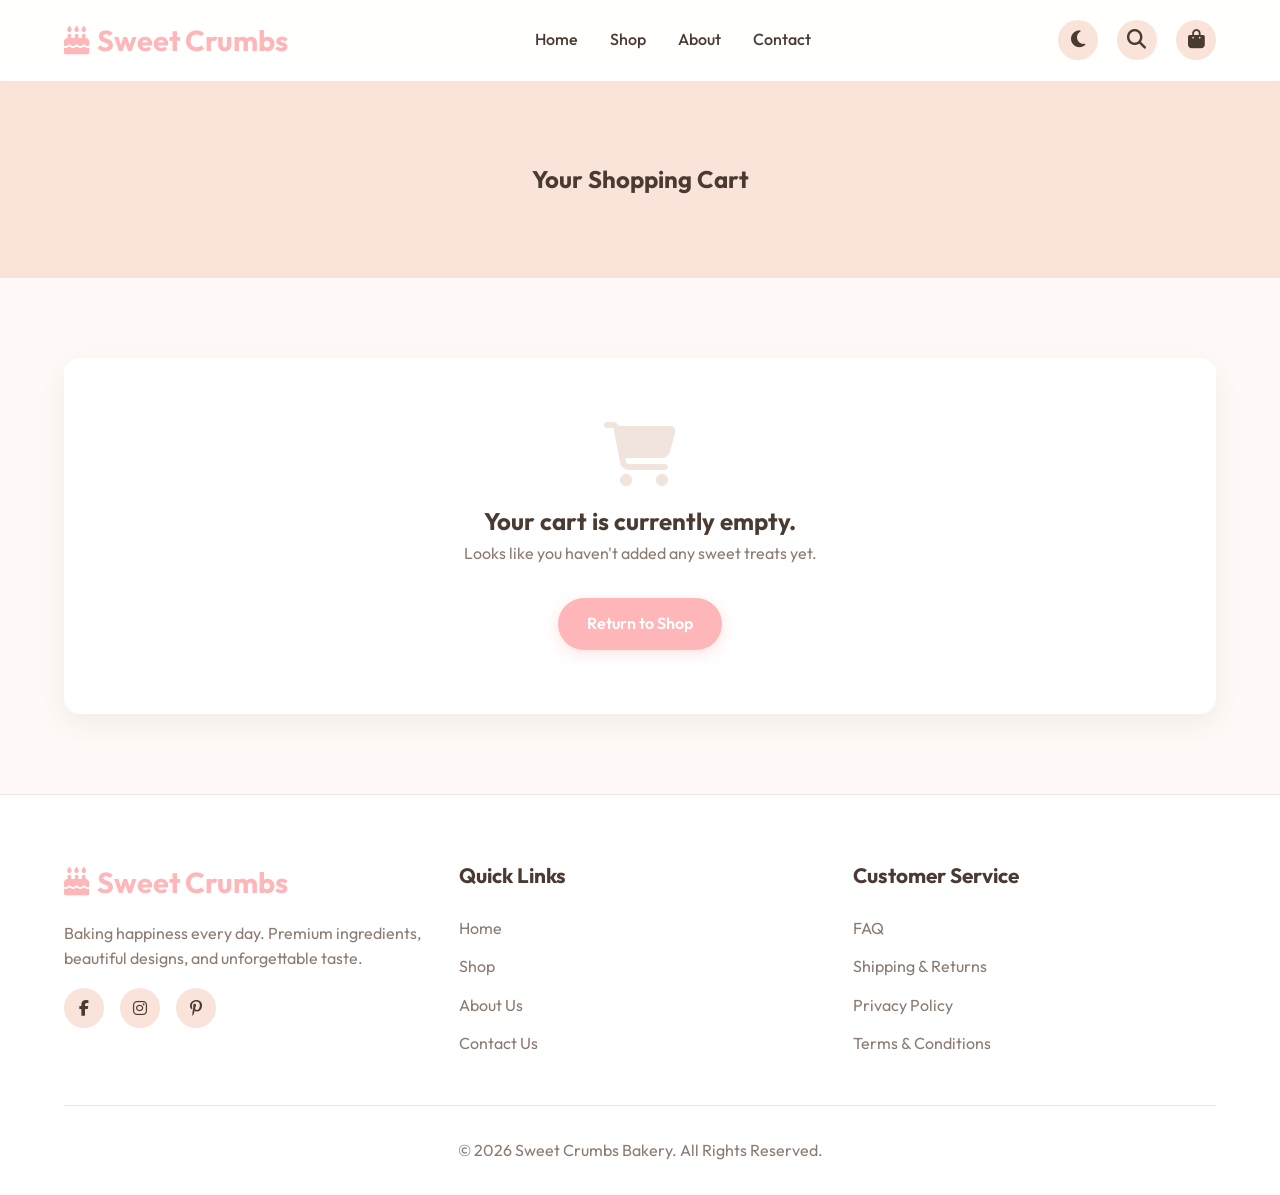
<file: cart.html>
<!DOCTYPE html>
<html lang="en" data-theme="light">
<head>
  <meta charset="UTF-8">
  <meta name="viewport" content="width=device-width, initial-scale=1.0">
  <title>Shopping Cart - Sweet Crumbs</title>
  <link rel="stylesheet" href="https://cdnjs.cloudflare.com/ajax/libs/font-awesome/6.4.0/css/all.min.css">
  <link rel="stylesheet" href="css/style.css">
  <style>
    .cart-page-container {
      display: grid;
      grid-template-columns: 2fr 1fr;
      gap: 2rem;
    }
    @media (max-width: 900px) {
      .cart-page-container {
        grid-template-columns: 1fr;
      }
    }
    .cart-table-wrapper {
      background: var(--card-bg);
      border-radius: var(--radius-md);
      padding: 2rem;
      box-shadow: var(--shadow);
      overflow-x: auto;
    }
    .cart-table {
      width: 100%;
      border-collapse: collapse;
      min-width: 600px;
    }
    .cart-table th {
      text-align: left;
      padding-bottom: 1rem;
      border-bottom: 2px solid var(--border-color);
      color: var(--text-muted);
    }
    .cart-table td {
      padding: 1.5rem 0;
      border-bottom: 1px solid var(--border-color);
      vertical-align: middle;
    }
    .cart-product-col {
      display: flex;
      align-items: center;
      gap: 1rem;
    }
    .cart-product-img {
      width: 80px;
      height: 80px;
      border-radius: var(--radius-sm);
      object-fit: cover;
    }
    .order-summary {
      background: var(--card-bg);
      border-radius: var(--radius-md);
      padding: 2rem;
      box-shadow: var(--shadow);
      height: fit-content;
    }
    .summary-row {
      display: flex;
      justify-content: space-between;
      margin-bottom: 1rem;
      padding-bottom: 1rem;
      border-bottom: 1px solid var(--border-color);
    }
    .summary-total {
      font-size: 1.5rem;
      font-weight: 700;
      color: var(--primary-color);
      border-bottom: none;
    }
  </style>
</head>
<body>

  <!-- Header -->
  <header>
    <div class="container nav-container">
      <a href="index.html" class="logo"><i class="fas fa-birthday-cake"></i> Sweet Crumbs</a>
      <nav class="nav-links">
        <a href="index.html">Home</a>
        <a href="shop.html">Shop</a>
        <a href="about.html">About</a>
        <a href="contact.html">Contact</a>
      </nav>
      <div class="nav-actions">
        <button class="icon-btn" id="theme-toggle"><i class="fas fa-moon"></i></button>
        <a href="shop.html" class="icon-btn"><i class="fas fa-search"></i></a>
        <a href="#" class="icon-btn cart-toggle">
          <i class="fas fa-shopping-bag"></i>
          <span class="badge cart-count" style="display: none;">0</span>
        </a>
        <button class="hamburger"><span></span><span></span><span></span></button>
      </div>
    </div>
  </header>

  <section class="py-5" style="margin-top: 80px; background: var(--secondary-color); text-align: center;">
    <div class="container fade-in">
      <h1>Your Shopping Cart</h1>
    </div>
  </section>

  <section class="py-5">
    <div class="container">
      <div class="cart-page-container fade-in" id="cart-page-content">
        <!-- Rendered via JS -->
      </div>
    </div>
  </section>

  <!-- Footer -->
  <footer>
    <div class="container">
      <div class="footer-grid">
        <div class="footer-col">
          <a href="index.html" class="logo" style="margin-bottom: 1rem;"><i class="fas fa-birthday-cake"></i> Sweet Crumbs</a>
          <p style="color: var(--text-muted);">Baking happiness every day. Premium ingredients, beautiful designs, and unforgettable taste.</p>
          <div class="social-icons">
            <a href="https://www.facebook.com/SweetCrumbsBakery" target="_blank" rel="noopener" aria-label="Sweet Crumbs on Facebook"><i class="fab fa-facebook-f"></i></a>
            <a href="https://www.instagram.com/SweetCrumbsBakery" target="_blank" rel="noopener" aria-label="Sweet Crumbs on Instagram"><i class="fab fa-instagram"></i></a>
            <a href="https://www.pinterest.com/SweetCrumbsBakery" target="_blank" rel="noopener" aria-label="Sweet Crumbs on Pinterest"><i class="fab fa-pinterest-p"></i></a>
          </div>
        </div>
        <div class="footer-col">
          <h3>Quick Links</h3>
          <div class="footer-links">
            <a href="index.html">Home</a>
            <a href="shop.html">Shop</a>
            <a href="about.html">About Us</a>
            <a href="contact.html">Contact Us</a>
          </div>
        </div>
        <div class="footer-col">
          <h3>Customer Service</h3>
          <div class="footer-links">
            <a href="faq.html">FAQ</a>
            <a href="shipping-returns.html">Shipping & Returns</a>
            <a href="privacy-policy.html">Privacy Policy</a>
            <a href="terms-conditions.html">Terms & Conditions</a>
          </div>
        </div>
      </div>
      <div class="footer-bottom">&copy; 2026 Sweet Crumbs Bakery. All Rights Reserved.</div>
    </div>
  </footer>

  <!-- Slide-out Cart -->
  <div class="cart-sidebar" id="cartSidebar">
    <div class="cart-header">
      <h3>Your Cart</h3>
      <button class="icon-btn" id="close-cart"><i class="fas fa-times"></i></button>
    </div>
    <div class="cart-items" id="cart-sidebar-items"></div>
    <div class="cart-footer">
      <div class="cart-total"><span>Subtotal:</span><span id="cart-sidebar-total">$0.00</span></div>
      <a href="cart.html" class="btn btn-outline" style="width: 100%; margin-bottom: 10px;">View Cart</a>
      <a href="checkout.html" class="btn btn-primary" style="width: 100%;">Checkout</a>
    </div>
  </div>

  <script src="js/products.js"></script>
  <script src="js/cart.js"></script>
  <script src="js/script.js"></script>
  <script>
    function renderCartPage() {
      const container = document.getElementById('cart-page-content');
      
      if (cart.length === 0) {
        container.innerHTML = `
          <div style="grid-column: 1/-1; text-align: center; padding: 4rem; background: var(--card-bg); border-radius: var(--radius-md); box-shadow: var(--shadow);">
            <i class="fas fa-shopping-cart" style="font-size: 4rem; color: var(--border-color); margin-bottom: 1rem;"></i>
            <h2>Your cart is currently empty.</h2>
            <p style="color: var(--text-muted); margin-bottom: 2rem;">Looks like you haven't added any sweet treats yet.</p>
            <a href="shop.html" class="btn btn-primary">Return to Shop</a>
          </div>
        `;
        return;
      }

      let subtotal = 0;
      const tableRows = cart.map(item => {
        const total = item.price * item.quantity;
        subtotal += total;
        return `
          <tr>
            <td>
              <div class="cart-product-col">
                <img src="${item.image}" alt="${item.name}" class="cart-product-img">
                <div>
                  <div style="font-weight: 600;">${item.name}</div>
                  <div style="font-size: 0.9rem; color: var(--text-muted);">${item.category}</div>
                </div>
              </div>
            </td>
            <td>$${item.price.toFixed(2)}</td>
            <td>
              <div class="qty-selector" style="margin: 0; justify-content: flex-start;">
                <button class="qty-btn" onclick="updateQuantity(${item.id}, ${item.quantity - 1})">-</button>
                <input type="number" class="qty-input" value="${item.quantity}" readonly style="width: 40px; padding: 2px;">
                <button class="qty-btn" onclick="updateQuantity(${item.id}, ${item.quantity + 1})">+</button>
              </div>
            </td>
            <td style="font-weight: 700; color: var(--primary-color);">$${total.toFixed(2)}</td>
            <td>
              <button class="icon-btn" style="background: #ffe6e6; color: #ff4d4d;" onclick="removeFromCart(${item.id})">
                <i class="fas fa-trash"></i>
              </button>
            </td>
          </tr>
        `;
      }).join('');

      container.innerHTML = `
        <div class="cart-table-wrapper">
          <table class="cart-table">
            <thead>
              <tr>
                <th>Product</th>
                <th>Price</th>
                <th>Quantity</th>
                <th>Total</th>
                <th></th>
              </tr>
            </thead>
            <tbody>
              ${tableRows}
            </tbody>
          </table>
          <div style="margin-top: 2rem; display: flex; justify-content: space-between;">
            <a href="shop.html" class="btn btn-outline"><i class="fas fa-arrow-left"></i> Continue Shopping</a>
            <button class="btn btn-outline" onclick="cart=[]; saveCart(); updateCartUI(); renderCartPage();">Clear Cart</button>
          </div>
        </div>
        
        <div class="order-summary">
          <h3 style="margin-bottom: 1.5rem;">Order Summary</h3>
          <div class="summary-row">
            <span>Subtotal</span>
            <span>$${subtotal.toFixed(2)}</span>
          </div>
          <div class="summary-row">
            <span>Shipping</span>
            <span>Calculated at checkout</span>
          </div>
          <div class="summary-row summary-total">
            <span>Total</span>
            <span>$${subtotal.toFixed(2)}</span>
          </div>
          <p style="font-size: 0.9rem; color: var(--text-muted); margin-bottom: 1.5rem;">Taxes and shipping calculated at checkout.</p>
          <a href="checkout.html" class="btn btn-primary" style="width: 100%;">Proceed to Checkout</a>
        </div>
      `;
    }

    document.addEventListener('DOMContentLoaded', renderCartPage);
  </script>
</body>
</html>
</file>
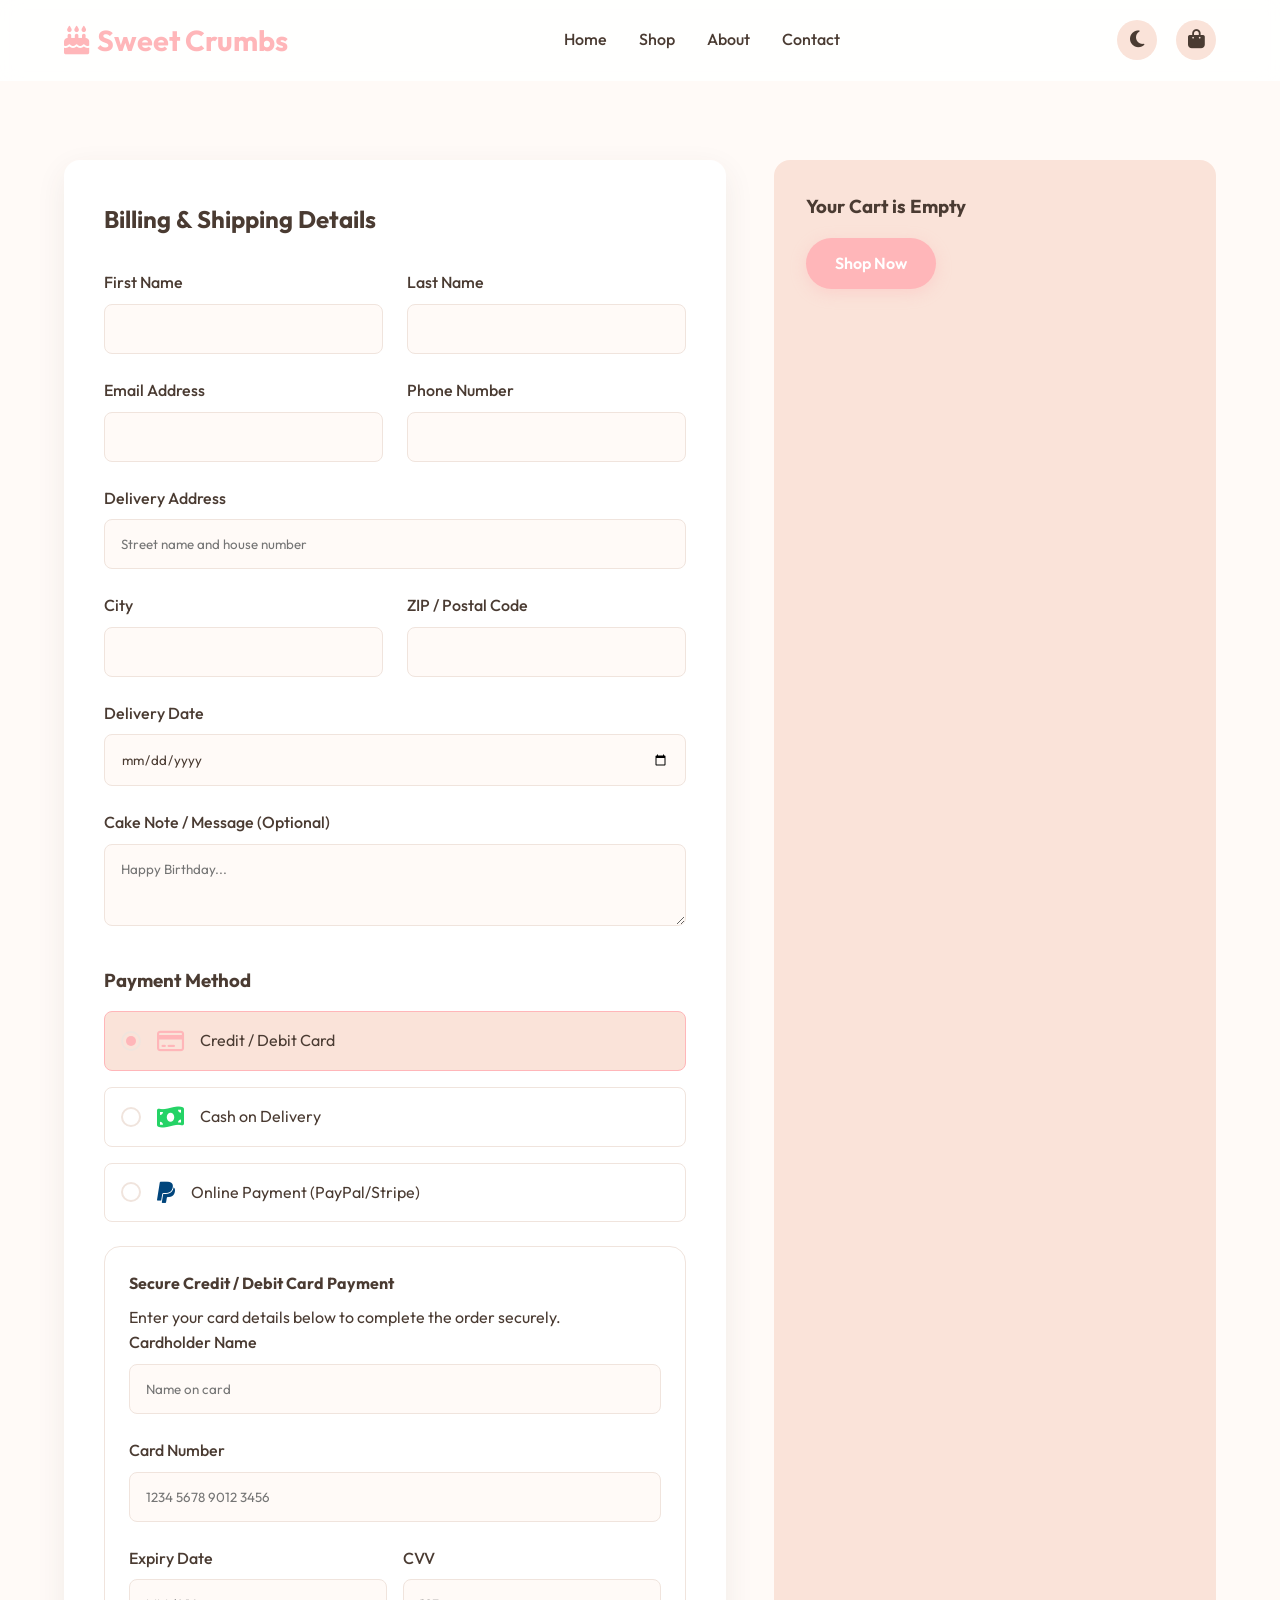
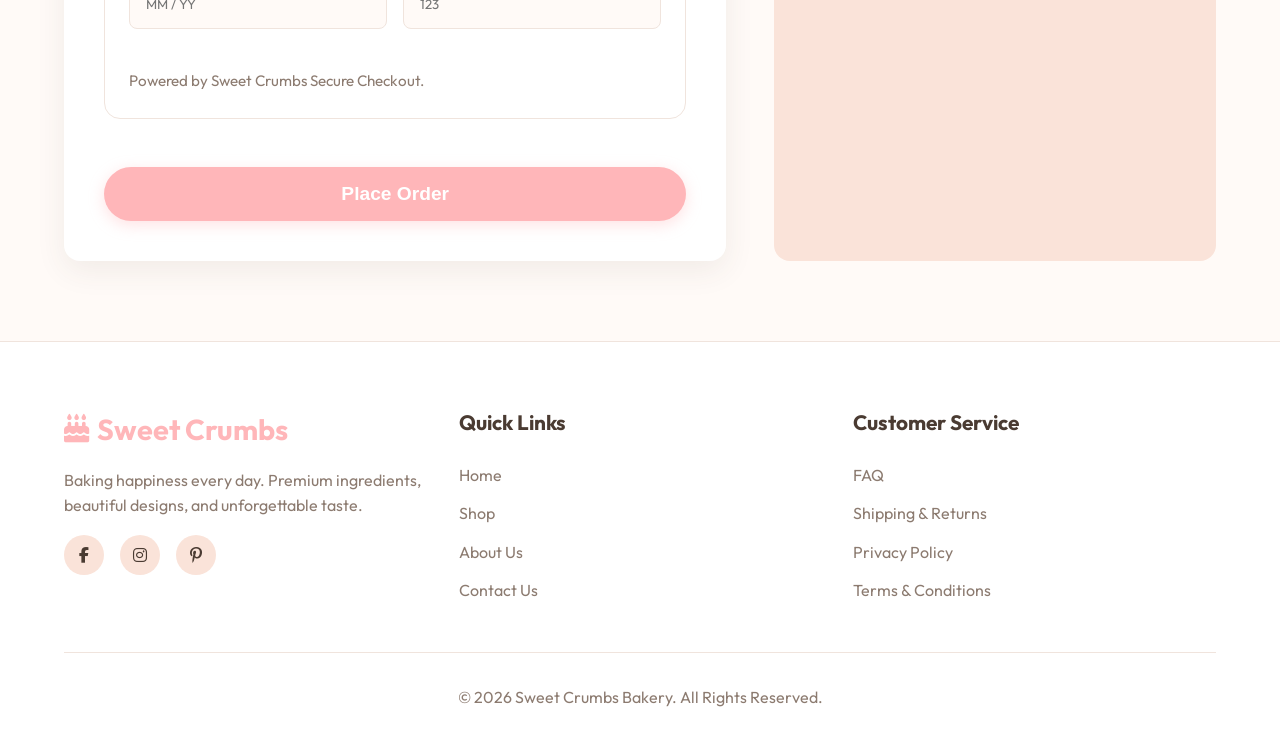
<file: checkout.html>
<!DOCTYPE html>
<html lang="en" data-theme="light">
<head>
  <meta charset="UTF-8">
  <meta name="viewport" content="width=device-width, initial-scale=1.0">
  <title>Checkout - Sweet Crumbs</title>
  <link rel="stylesheet" href="https://cdnjs.cloudflare.com/ajax/libs/font-awesome/6.4.0/css/all.min.css">
  <link rel="stylesheet" href="css/style.css">
  <style>
    .checkout-container {
      display: grid;
      grid-template-columns: 1.5fr 1fr;
      gap: 3rem;
    }
    @media (max-width: 900px) {
      .checkout-container {
        grid-template-columns: 1fr;
      }
    }
    .checkout-form-wrapper {
      background: var(--card-bg);
      padding: 2.5rem;
      border-radius: var(--radius-md);
      box-shadow: var(--shadow);
    }
    .form-row {
      display: grid;
      grid-template-columns: 1fr 1fr;
      gap: 1.5rem;
    }
    @media (max-width: 600px) {
      .form-row {
        grid-template-columns: 1fr;
      }
    }
    .payment-methods {
      display: flex;
      flex-direction: column;
      gap: 1rem;
      margin-top: 1rem;
    }
    .payment-method {
      border: 1px solid var(--border-color);
      border-radius: var(--radius-sm);
      padding: 1rem;
      display: flex;
      align-items: center;
      gap: 1rem;
      cursor: pointer;
      transition: var(--transition);
    }
    .payment-method:hover, .payment-method.selected {
      border-color: var(--primary-color);
      background: var(--secondary-color);
    }
    .payment-method input {
      display: none;
    }
    .payment-method .radio-custom {
      width: 20px;
      height: 20px;
      border: 2px solid var(--border-color);
      border-radius: 50%;
      display: inline-block;
      position: relative;
    }
    .payment-method.selected .radio-custom::after {
      content: '';
      position: absolute;
      top: 50%;
      left: 50%;
      transform: translate(-50%, -50%);
      width: 10px;
      height: 10px;
      background: var(--primary-color);
      border-radius: 50%;
    }
    .payment-gateway-portal {
      margin-top: 1.5rem;
      border: 1px solid var(--border-color);
      border-radius: var(--radius-md);
      padding: 1.5rem;
      background: var(--card-bg);
    }
    .gateway-panel {
      display: block;
    }
    .gateway-panel h4 {
      margin-bottom: 0.5rem;
    }
    .gateway-buttons {
      display: grid;
      grid-template-columns: repeat(2, minmax(0, 1fr));
      gap: 1rem;
      margin-top: 1rem;
    }
    .gateway-note {
      margin-top: 1rem;
      color: var(--text-muted);
      font-size: 0.95rem;
    }
    .gateway-panel .form-row {
      gap: 1rem;
    }
    .summary-card {
      background: var(--secondary-color);
      padding: 2rem;
      border-radius: var(--radius-md);
      position: sticky;
      top: 100px;
    }
    .checkout-item {
      display: flex;
      gap: 1rem;
      margin-bottom: 1rem;
      align-items: center;
    }
    .checkout-item img {
      width: 60px;
      height: 60px;
      border-radius: var(--radius-sm);
      object-fit: cover;
    }
    .success-popup {
      position: fixed;
      top: 0; left: 0; width: 100%; height: 100%;
      background: var(--glass-bg);
      backdrop-filter: blur(10px);
      display: flex;
      align-items: center;
      justify-content: center;
      z-index: 3000;
      opacity: 0;
      pointer-events: none;
      transition: var(--transition);
    }
    .success-popup.active {
      opacity: 1;
      pointer-events: all;
    }
    .success-content {
      background: var(--card-bg);
      padding: 4rem;
      border-radius: var(--radius-lg);
      text-align: center;
      box-shadow: 0 20px 40px rgba(0,0,0,0.2);
      transform: scale(0.8);
      transition: transform 0.5s cubic-bezier(0.175, 0.885, 0.32, 1.275);
    }
    .success-popup.active .success-content {
      transform: scale(1);
    }
    .success-icon {
      font-size: 5rem;
      color: #25d366;
      margin-bottom: 1.5rem;
    }
  </style>
</head>
<body>

  <!-- Header -->
  <header>
    <div class="container nav-container">
      <a href="index.html" class="logo"><i class="fas fa-birthday-cake"></i> Sweet Crumbs</a>
      <nav class="nav-links">
        <a href="index.html">Home</a>
        <a href="shop.html">Shop</a>
        <a href="about.html">About</a>
        <a href="contact.html">Contact</a>
      </nav>
      <div class="nav-actions">
        <button class="icon-btn" id="theme-toggle"><i class="fas fa-moon"></i></button>
        <a href="cart.html" class="icon-btn cart-toggle" style="pointer-events: none;">
          <i class="fas fa-shopping-bag"></i>
          <span class="badge cart-count" style="display: none;">0</span>
        </a>
      </div>
    </div>
  </header>

  <section class="py-5" style="margin-top: 80px;">
    <div class="container">
      <div class="checkout-container">
        
        <div class="checkout-form-wrapper fade-in">
          <h2 style="margin-bottom: 2rem;">Billing & Shipping Details</h2>
          <form id="checkout-form">
            <div class="form-row">
              <div class="form-group">
                <label>First Name</label>
                <input type="text" class="form-control" required>
              </div>
              <div class="form-group">
                <label>Last Name</label>
                <input type="text" class="form-control" required>
              </div>
            </div>
            <div class="form-row">
              <div class="form-group">
                <label>Email Address</label>
                <input type="email" class="form-control" required>
              </div>
              <div class="form-group">
                <label>Phone Number</label>
                <input type="tel" class="form-control" required>
              </div>
            </div>
            <div class="form-group">
              <label>Delivery Address</label>
              <input type="text" class="form-control" placeholder="Street name and house number" required>
            </div>
            <div class="form-row">
              <div class="form-group">
                <label>City</label>
                <input type="text" class="form-control" required>
              </div>
              <div class="form-group">
                <label>ZIP / Postal Code</label>
                <input type="text" class="form-control" required>
              </div>
            </div>
            <div class="form-group">
              <label>Delivery Date</label>
              <input type="date" class="form-control" required>
            </div>
            <div class="form-group">
              <label>Cake Note / Message (Optional)</label>
              <textarea class="form-control" rows="3" placeholder="Happy Birthday..."></textarea>
            </div>

            <h3 style="margin: 2rem 0 1rem;">Payment Method</h3>
            <div class="payment-methods">
              <label class="payment-method selected" data-gateway="card-gateway">
                <input type="radio" name="payment" value="card" checked>
                <span class="radio-custom"></span>
                <i class="far fa-credit-card" style="font-size: 1.5rem; color: var(--primary-color);"></i>
                <span>Credit / Debit Card</span>
              </label>
              <label class="payment-method" data-gateway="cod-gateway">
                <input type="radio" name="payment" value="cod">
                <span class="radio-custom"></span>
                <i class="fas fa-money-bill-wave" style="font-size: 1.5rem; color: #25d366;"></i>
                <span>Cash on Delivery</span>
              </label>
              <label class="payment-method" data-gateway="online-gateway">
                <input type="radio" name="payment" value="online">
                <span class="radio-custom"></span>
                <i class="fab fa-paypal" style="font-size: 1.5rem; color: #00457C;"></i>
                <span>Online Payment (PayPal/Stripe)</span>
              </label>
            </div>

            <div class="payment-gateway-portal">
              <div class="gateway-panel" id="card-gateway">
                <h4>Secure Credit / Debit Card Payment</h4>
                <p>Enter your card details below to complete the order securely.</p>
                <div class="form-group">
                  <label>Cardholder Name</label>
                  <input type="text" class="form-control" placeholder="Name on card">
                </div>
                <div class="form-group">
                  <label>Card Number</label>
                  <input type="text" class="form-control" placeholder="1234 5678 9012 3456" maxlength="19">
                </div>
                <div class="form-row">
                  <div class="form-group">
                    <label>Expiry Date</label>
                    <input type="text" class="form-control" placeholder="MM / YY" maxlength="5">
                  </div>
                  <div class="form-group">
                    <label>CVV</label>
                    <input type="text" class="form-control" placeholder="123" maxlength="4">
                  </div>
                </div>
                <div class="gateway-note">Powered by Sweet Crumbs Secure Checkout.</div>
              </div>

              <div class="gateway-panel" id="cod-gateway" style="display: none;">
                <h4>Cash on Delivery</h4>
                <p>Pay conveniently when your cake arrives. No online payment is required.</p>
                <div class="gateway-note">Delivery drivers accept cash payments only.</div>
              </div>

              <div class="gateway-panel" id="online-gateway" style="display: none;">
                <h4>Online Gateway</h4>
                <p>Select your preferred payment provider to continue.</p>
                <div class="gateway-buttons">
                  <button type="button" class="btn btn-outline" onclick="alert('Redirecting to PayPal...')"><i class="fab fa-paypal"></i> Pay with PayPal</button>
                  <button type="button" class="btn btn-outline" onclick="alert('Redirecting to Stripe...')"><i class="fab fa-cc-stripe"></i> Pay with Stripe</button>
                </div>
                <div class="gateway-note">Secure checkout powered by PayPal and Stripe.</div>
              </div>
            </div>

            <button type="submit" class="btn btn-primary mt-3" style="width: 100%; font-size: 1.2rem; padding: 1rem;">Place Order</button>
          </form>
        </div>

        <div class="summary-card fade-in" id="checkout-summary">
          <!-- Rendered via JS -->
        </div>

      </div>
    </div>
  </section>

  <!-- Success Popup -->
  <div class="success-popup" id="success-popup">
    <div class="success-content">
      <i class="fas fa-check-circle success-icon"></i>
      <h2>Order Placed Successfully!</h2>
      <p style="color: var(--text-muted); margin: 1rem 0 2rem;">Thank you for choosing Sweet Crumbs. Your sweet treats are on their way!</p>
      <a href="index.html" class="btn btn-primary" onclick="clearCart()">Back to Home</a>
    </div>
  </div>

  <footer>
    <div class="container">
      <div class="footer-grid">
        <div class="footer-col">
          <a href="index.html" class="logo" style="margin-bottom: 1rem;"><i class="fas fa-birthday-cake"></i> Sweet Crumbs</a>
          <p style="color: var(--text-muted);">Baking happiness every day. Premium ingredients, beautiful designs, and unforgettable taste.</p>
          <div class="social-icons">
            <a href="https://www.facebook.com/SweetCrumbsBakery" target="_blank" rel="noopener" aria-label="Sweet Crumbs on Facebook"><i class="fab fa-facebook-f"></i></a>
            <a href="https://www.instagram.com/SweetCrumbsBakery" target="_blank" rel="noopener" aria-label="Sweet Crumbs on Instagram"><i class="fab fa-instagram"></i></a>
            <a href="https://www.pinterest.com/SweetCrumbsBakery" target="_blank" rel="noopener" aria-label="Sweet Crumbs on Pinterest"><i class="fab fa-pinterest-p"></i></a>
          </div>
        </div>
        <div class="footer-col">
          <h3>Quick Links</h3>
          <div class="footer-links">
            <a href="index.html">Home</a>
            <a href="shop.html">Shop</a>
            <a href="about.html">About Us</a>
            <a href="contact.html">Contact Us</a>
          </div>
        </div>
        <div class="footer-col">
          <h3>Customer Service</h3>
          <div class="footer-links">
            <a href="faq.html">FAQ</a>
            <a href="shipping-returns.html">Shipping & Returns</a>
            <a href="privacy-policy.html">Privacy Policy</a>
            <a href="terms-conditions.html">Terms & Conditions</a>
          </div>
        </div>
      </div>
      <div class="footer-bottom">&copy; 2026 Sweet Crumbs Bakery. All Rights Reserved.</div>
    </div>
  </footer>

  <script src="js/products.js"></script>
  <script src="js/cart.js"></script>
  <script src="js/script.js"></script>
  <script>
    document.addEventListener('DOMContentLoaded', () => {
      // Payment method selection UI
      const methods = document.querySelectorAll('.payment-method');
      methods.forEach(method => {
        method.addEventListener('click', () => {
          methods.forEach(m => m.classList.remove('selected'));
          method.classList.add('selected');

          const gatewayId = method.getAttribute('data-gateway');
          document.querySelectorAll('.gateway-panel').forEach(panel => {
            panel.style.display = panel.id === gatewayId ? 'block' : 'none';
          });
        });
      });

      // Render Summary
      const summaryContainer = document.getElementById('checkout-summary');
      if (cart.length === 0) {
        summaryContainer.innerHTML = '<h3>Your Cart is Empty</h3><a href="shop.html" class="btn btn-primary mt-1">Shop Now</a>';
        document.getElementById('checkout-form').querySelector('button').disabled = true;
        return;
      }

      let subtotal = 0;
      const itemsHtml = cart.map(item => {
        subtotal += item.price * item.quantity;
        return `
          <div class="checkout-item">
            <img src="${item.image}" alt="">
            <div style="flex-grow: 1;">
              <div style="font-weight: 600;">${item.name}</div>
              <div style="font-size: 0.8rem; color: var(--text-muted);">Qty: ${item.quantity}</div>
            </div>
            <div style="font-weight: 700;">$${(item.price * item.quantity).toFixed(2)}</div>
          </div>
        `;
      }).join('');

      const shipping = 10.00;
      const total = subtotal + shipping;

      summaryContainer.innerHTML = `
        <h3 style="margin-bottom: 1.5rem;">Order Summary</h3>
        <div style="margin-bottom: 1.5rem; max-height: 300px; overflow-y: auto;">
          ${itemsHtml}
        </div>
        <div style="border-top: 1px solid var(--border-color); padding-top: 1rem;">
          <div style="display: flex; justify-content: space-between; margin-bottom: 0.5rem;">
            <span>Subtotal</span>
            <span>$${subtotal.toFixed(2)}</span>
          </div>
          <div style="display: flex; justify-content: space-between; margin-bottom: 1rem;">
            <span>Shipping</span>
            <span>$${shipping.toFixed(2)}</span>
          </div>
          <div style="display: flex; justify-content: space-between; font-size: 1.5rem; font-weight: 700; color: var(--primary-color);">
            <span>Total</span>
            <span>$${total.toFixed(2)}</span>
          </div>
        </div>
      `;

      // Handle Form Submit
      const form = document.getElementById('checkout-form');
      form.addEventListener('submit', (e) => {
        e.preventDefault();
        // Show success animation
        document.getElementById('success-popup').classList.add('active');
        // Disable body scroll
        document.body.style.overflow = 'hidden';
      });
    });

    function clearCart() {
      localStorage.removeItem('cart');
    }
  </script>
</body>
</html>
</file>
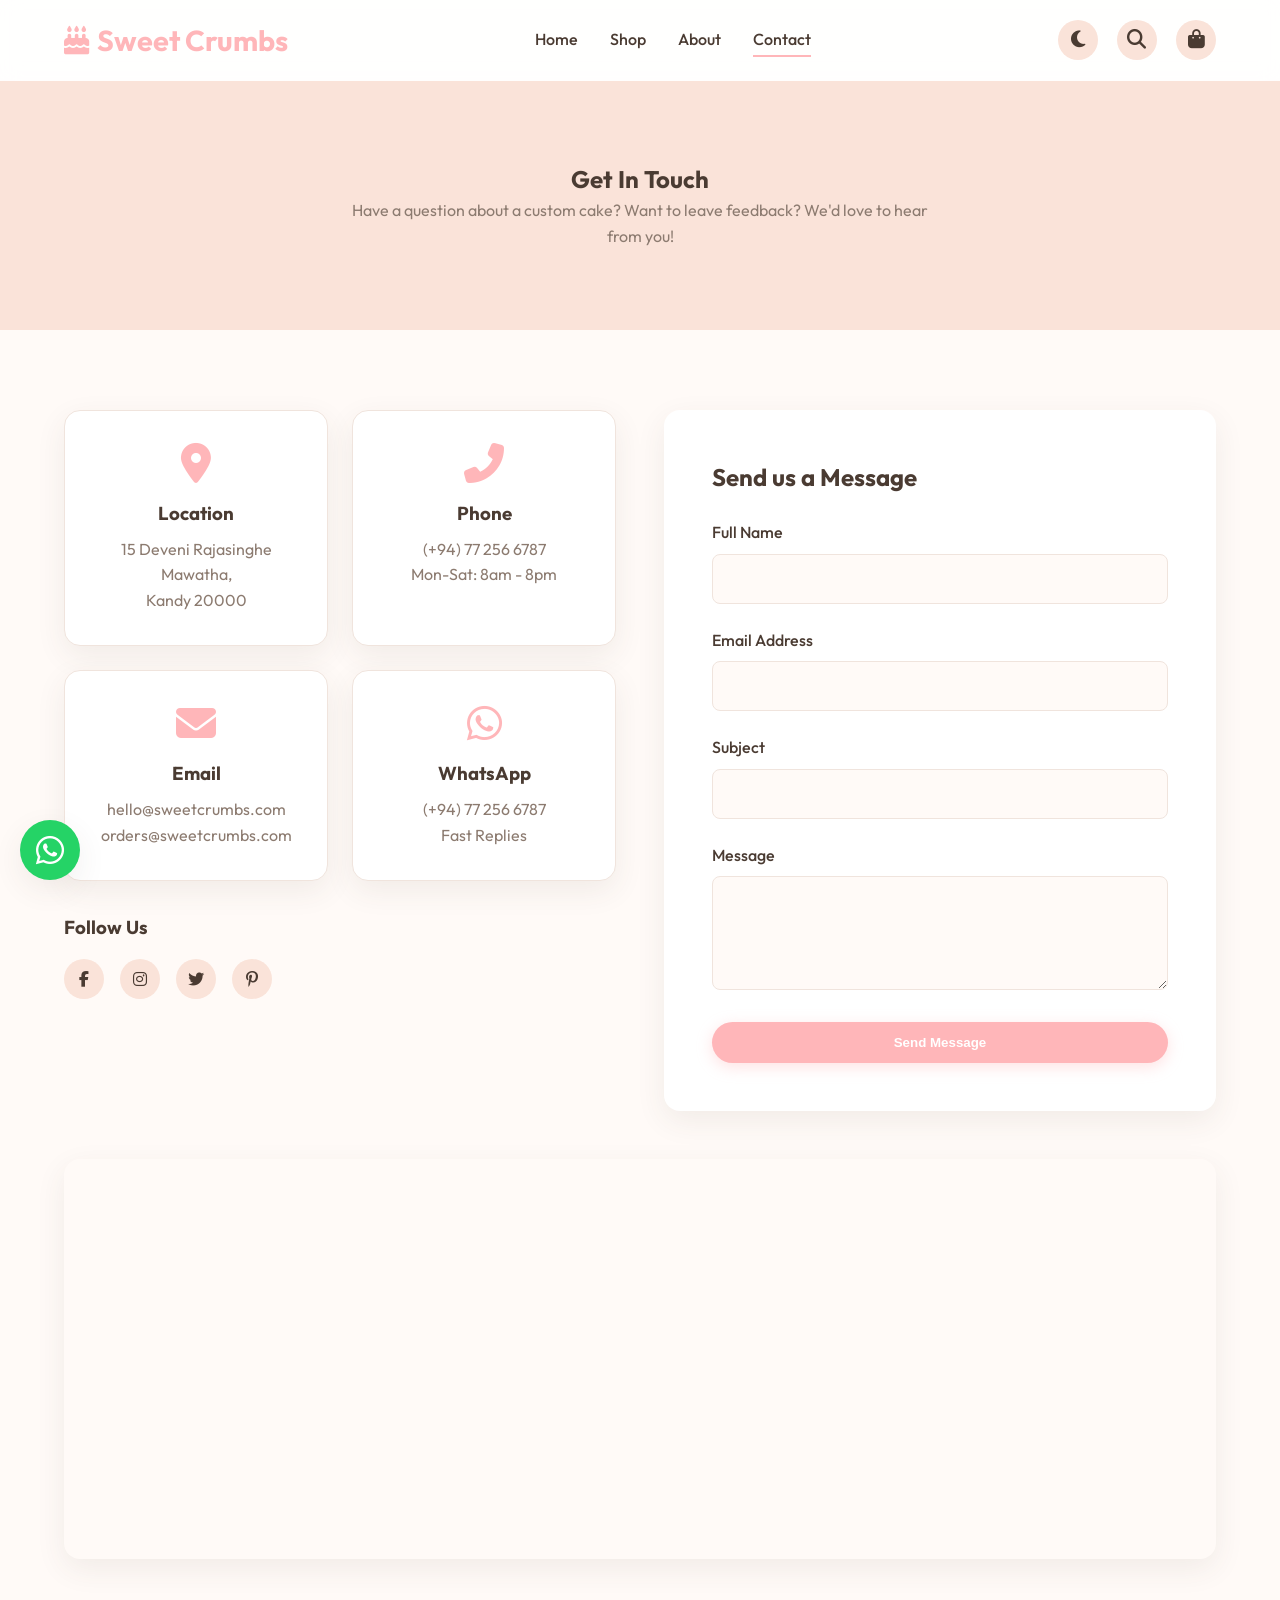
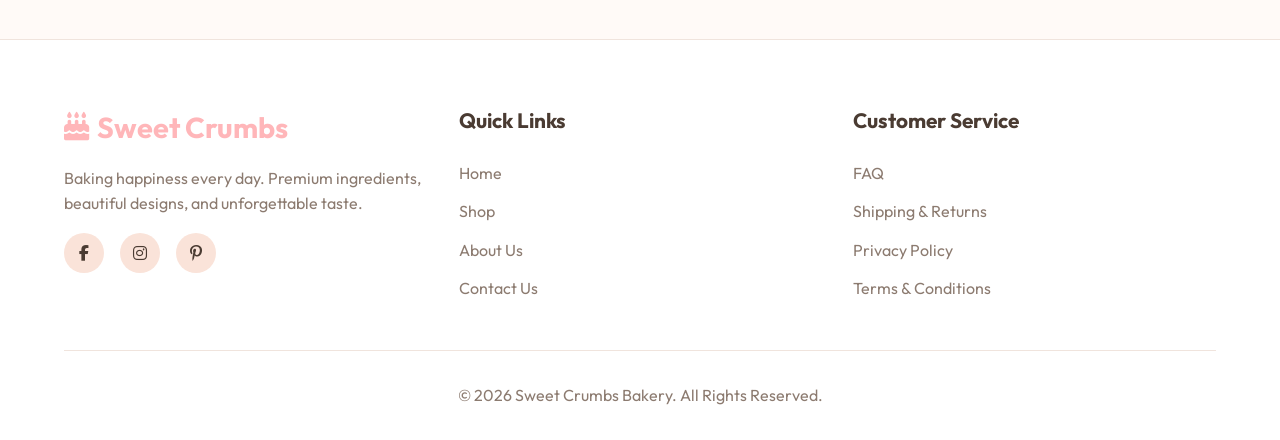
<file: contact.html>
<!DOCTYPE html>
<html lang="en" data-theme="light">

<head>
  <meta charset="UTF-8">
  <meta name="viewport" content="width=device-width, initial-scale=1.0">
  <title>Contact Us - Sweet Crumbs</title>
  <link rel="stylesheet" href="https://cdnjs.cloudflare.com/ajax/libs/font-awesome/6.4.0/css/all.min.css">
  <link rel="stylesheet" href="css/style.css">
  <style>
    .contact-grid {
      display: grid;
      grid-template-columns: 1fr 1fr;
      gap: 3rem;
    }

    @media (max-width: 768px) {
      .contact-grid {
        grid-template-columns: 1fr;
      }
    }

    .contact-info-cards {
      display: grid;
      grid-template-columns: 1fr 1fr;
      gap: 1.5rem;
      margin-bottom: 2rem;
    }

    .info-card {
      background: var(--card-bg);
      padding: 2rem;
      border-radius: var(--radius-md);
      box-shadow: var(--shadow);
      text-align: center;
      transition: var(--transition);
      border: 1px solid var(--border-color);
    }

    .info-card:hover {
      transform: translateY(-5px);
      border-color: var(--primary-color);
    }

    .info-icon {
      font-size: 2.5rem;
      color: var(--primary-color);
      margin-bottom: 1rem;
    }

    .contact-form {
      background: var(--card-bg);
      padding: 3rem;
      border-radius: var(--radius-md);
      box-shadow: var(--shadow);
    }

    .map-container {
      width: 100%;
      height: 400px;
      border-radius: var(--radius-md);
      overflow: hidden;
      margin-top: 3rem;
      box-shadow: var(--shadow);
    }
  </style>
</head>

<body>

  <!-- Header -->
  <header>
    <div class="container nav-container">
      <a href="index.html" class="logo"><i class="fas fa-birthday-cake"></i> Sweet Crumbs</a>
      <nav class="nav-links">
        <a href="index.html">Home</a>
        <a href="shop.html">Shop</a>
        <a href="about.html">About</a>
        <a href="contact.html" class="active">Contact</a>
      </nav>
      <div class="nav-actions">
        <button class="icon-btn" id="theme-toggle"><i class="fas fa-moon"></i></button>
        <a href="shop.html" class="icon-btn"><i class="fas fa-search"></i></a>
        <a href="#" class="icon-btn cart-toggle">
          <i class="fas fa-shopping-bag"></i>
          <span class="badge cart-count" style="display: none;">0</span>
        </a>
        <button class="hamburger"><span></span><span></span><span></span></button>
      </div>
    </div>
  </header>

  <section class="py-5" style="margin-top: 80px; background: var(--secondary-color); text-align: center;">
    <div class="container fade-in">
      <h1>Get In Touch</h1>
      <p style="color: var(--text-muted); max-width: 600px; margin: 0 auto;">Have a question about a custom cake? Want
        to leave feedback? We'd love to hear from you!</p>
    </div>
  </section>

  <section class="py-5">
    <div class="container contact-grid">

      <div class="fade-in">
        <div class="contact-info-cards">
          <div class="info-card">
            <i class="fas fa-map-marker-alt info-icon"></i>
            <h3>Location</h3>
            <p style="color: var(--text-muted); margin-top: 0.5rem;">15 Deveni Rajasinghe Mawatha,<br>Kandy 20000</p>
          </div>
          <div class="info-card">
            <i class="fas fa-phone-alt info-icon"></i>
            <h3>Phone</h3>
            <p style="color: var(--text-muted); margin-top: 0.5rem;">(+94) 77 256 6787<br>Mon-Sat: 8am - 8pm</p>
          </div>
          <div class="info-card">
            <i class="fas fa-envelope info-icon"></i>
            <h3>Email</h3>
            <p style="color: var(--text-muted); margin-top: 0.5rem;">hello@sweetcrumbs.com<br>orders@sweetcrumbs.com</p>
          </div>
          <div class="info-card">
            <i class="fab fa-whatsapp info-icon"></i>
            <h3>WhatsApp</h3>
            <p style="color: var(--text-muted); margin-top: 0.5rem;">(+94) 77 256 6787<br>Fast Replies</p>
          </div>
        </div>

        <div style="margin-top: 2rem;">
          <h3 style="margin-bottom: 1rem;">Follow Us</h3>
          <div class="social-icons">
            <a href="https://www.facebook.com/SweetCrumbsBakery" target="_blank" rel="noopener" aria-label="Sweet Crumbs on Facebook"><i class="fab fa-facebook-f"></i></a>
            <a href="https://www.instagram.com/SweetCrumbsBakery" target="_blank" rel="noopener" aria-label="Sweet Crumbs on Instagram"><i class="fab fa-instagram"></i></a>
            <a href="https://twitter.com/SweetCrumbsBakery" target="_blank" rel="noopener" aria-label="Sweet Crumbs on Twitter"><i class="fab fa-twitter"></i></a>
            <a href="https://www.pinterest.com/SweetCrumbsBakery" target="_blank" rel="noopener" aria-label="Sweet Crumbs on Pinterest"><i class="fab fa-pinterest-p"></i></a>
          </div>
        </div>
      </div>

      <div class="contact-form fade-in">
        <h2 style="margin-bottom: 1.5rem;">Send us a Message</h2>
        <form onsubmit="event.preventDefault(); showToast('Message sent successfully!'); this.reset();">
          <div class="form-group">
            <label>Full Name</label>
            <input type="text" class="form-control" required>
          </div>
          <div class="form-group">
            <label>Email Address</label>
            <input type="email" class="form-control" required>
          </div>
          <div class="form-group">
            <label>Subject</label>
            <input type="text" class="form-control" required>
          </div>
          <div class="form-group">
            <label>Message</label>
            <textarea class="form-control" rows="5" required></textarea>
          </div>
          <button type="submit" class="btn btn-primary" style="width: 100%;">Send Message</button>
        </form>
      </div>

    </div>

    <div class="container fade-in">
      <div class="map-container">
        <!-- Embedded Google Map -->
        <iframe
          src="https://www.google.com/maps/embed?pb=!1m16!1m12!1m3!1d22387.781377038387!2d80.58381337578403!3d7.281964243760367!2m3!1f0!2f0!3f0!3m2!1i1024!2i768!4f13.1!2m1!1sHotels!5e0!3m2!1sen!2slk!4v1778914173320!5m2!1sen!2slk"
          width="100%" height="100%" style="border:0;" allowfullscreen="" loading="lazy"
          referrerpolicy="no-referrer-when-downgrade"></iframe>
      </div>
    </div>
  </section>

  <!-- Footer -->
  <footer>
    <div class="container">
      <div class="footer-grid">
        <div class="footer-col">
          <a href="index.html" class="logo" style="margin-bottom: 1rem;"><i class="fas fa-birthday-cake"></i> Sweet Crumbs</a>
          <p style="color: var(--text-muted);">Baking happiness every day. Premium ingredients, beautiful designs, and unforgettable taste.</p>
          <div class="social-icons">
            <a href="https://www.facebook.com/SweetCrumbsBakery" target="_blank" rel="noopener" aria-label="Sweet Crumbs on Facebook"><i class="fab fa-facebook-f"></i></a>
            <a href="https://www.instagram.com/SweetCrumbsBakery" target="_blank" rel="noopener" aria-label="Sweet Crumbs on Instagram"><i class="fab fa-instagram"></i></a>
            <a href="https://www.pinterest.com/SweetCrumbsBakery" target="_blank" rel="noopener" aria-label="Sweet Crumbs on Pinterest"><i class="fab fa-pinterest-p"></i></a>
          </div>
        </div>
        <div class="footer-col">
          <h3>Quick Links</h3>
          <div class="footer-links">
            <a href="index.html">Home</a>
            <a href="shop.html">Shop</a>
            <a href="about.html">About Us</a>
            <a href="contact.html">Contact Us</a>
          </div>
        </div>
        <div class="footer-col">
          <h3>Customer Service</h3>
          <div class="footer-links">
            <a href="faq.html">FAQ</a>
            <a href="shipping-returns.html">Shipping & Returns</a>
            <a href="privacy-policy.html">Privacy Policy</a>
            <a href="terms-conditions.html">Terms & Conditions</a>
          </div>
        </div>
      </div>
      <div class="footer-bottom">&copy; 2026 Sweet Crumbs Bakery. All Rights Reserved.</div>
    </div>
  </footer>

  <!-- Slide-out Cart -->
  <div class="cart-sidebar" id="cartSidebar">
    <div class="cart-header">
      <h3>Your Cart</h3>
      <button class="icon-btn" id="close-cart"><i class="fas fa-times"></i></button>
    </div>
    <div class="cart-items" id="cart-sidebar-items"></div>
    <div class="cart-footer">
      <div class="cart-total"><span>Subtotal:</span><span id="cart-sidebar-total">$0.00</span></div>
      <a href="cart.html" class="btn btn-outline" style="width: 100%; margin-bottom: 10px;">View Cart</a>
      <a href="checkout.html" class="btn btn-primary" style="width: 100%;">Checkout</a>
    </div>
  </div>

  <a href="https://wa.me/+94772566787" target="_blank" class="whatsapp-float"><i class="fab fa-whatsapp"></i></a>

  <script src="js/products.js"></script>
  <script src="js/cart.js"></script>
  <script src="js/script.js"></script>
</body>

</html>
</file>
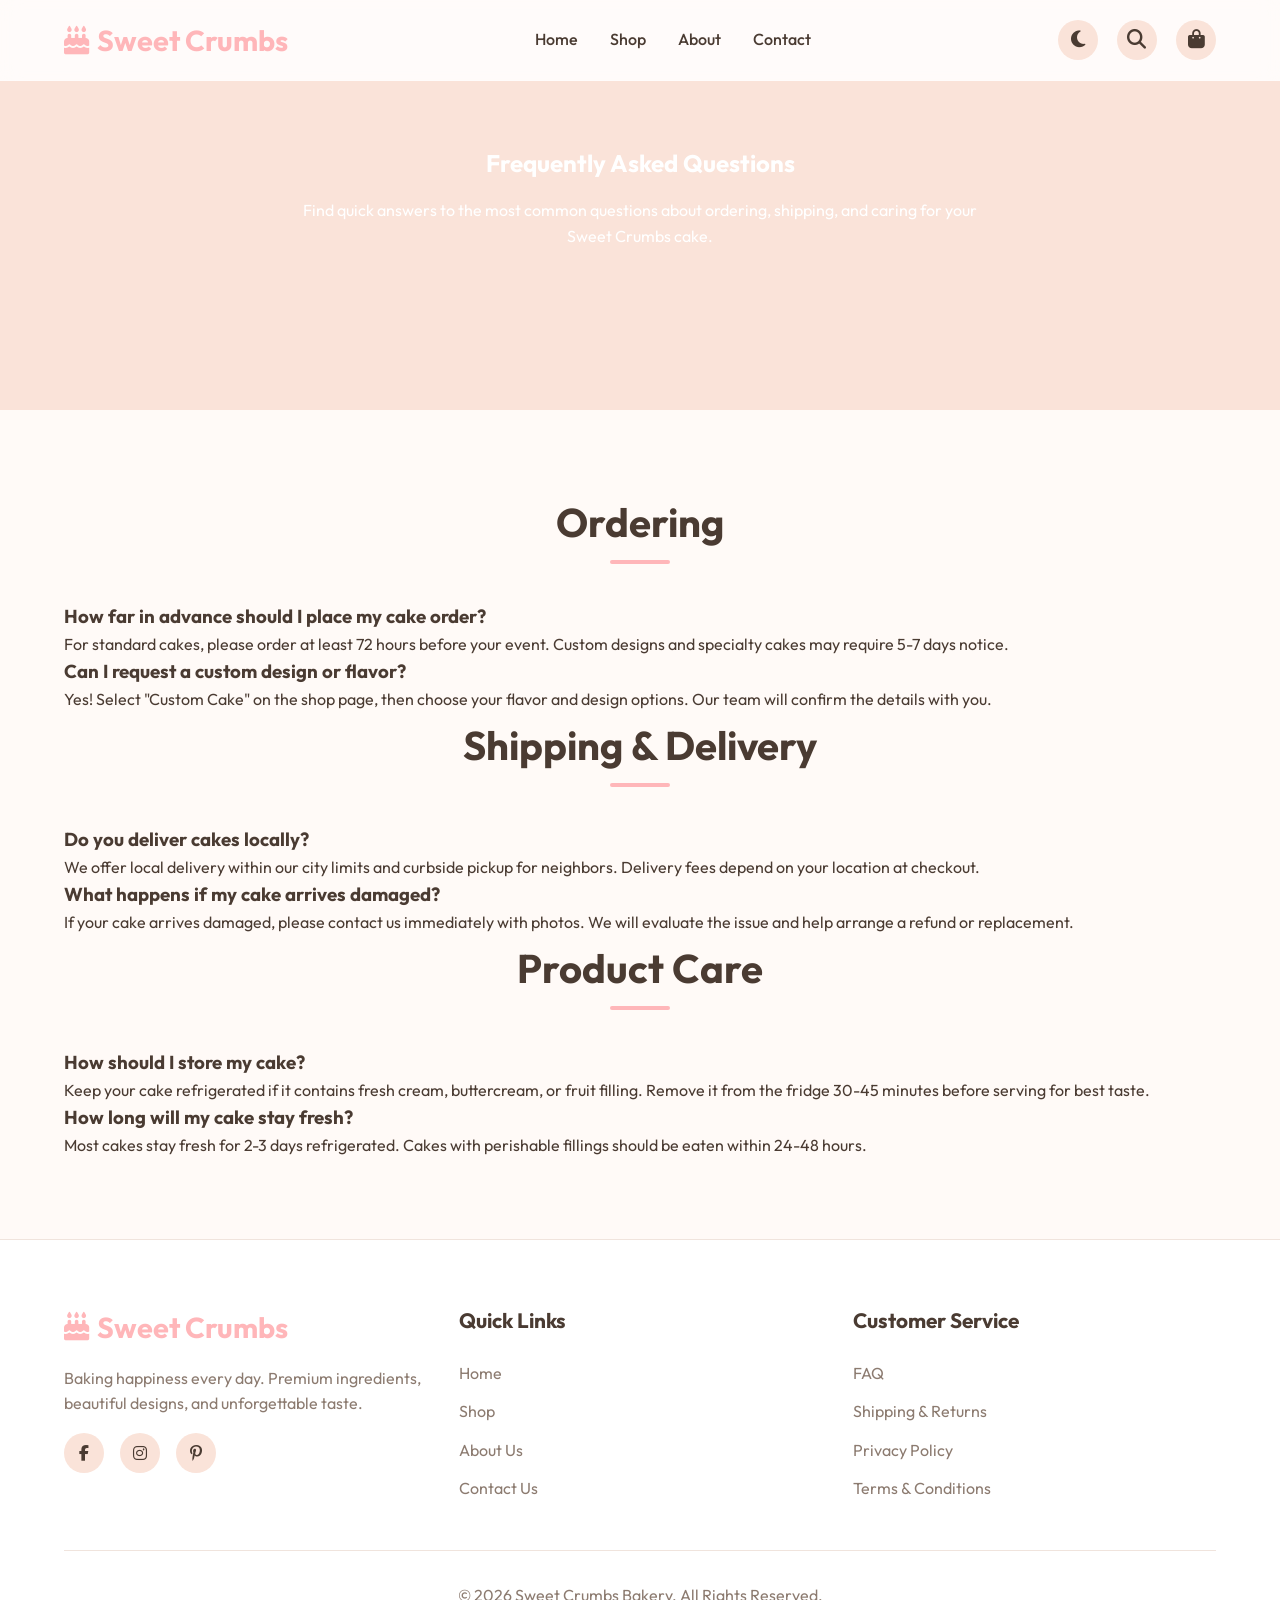
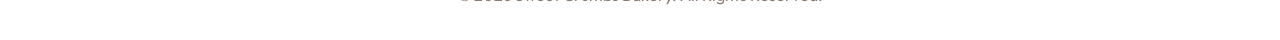
<file: faq.html>
<!DOCTYPE html>
<html lang="en" data-theme="light">

<head>
  <meta charset="UTF-8">
  <meta name="viewport" content="width=device-width, initial-scale=1.0">
  <title>FAQ - Sweet Crumbs</title>
  <link rel="stylesheet" href="https://cdnjs.cloudflare.com/ajax/libs/font-awesome/6.4.0/css/all.min.css">
  <link rel="stylesheet" href="css/style.css">
</head>

<body>
  <header>
    <div class="container nav-container">
      <a href="index.html" class="logo"><i class="fas fa-birthday-cake"></i> Sweet Crumbs</a>
      <nav class="nav-links">
        <a href="index.html">Home</a>
        <a href="shop.html">Shop</a>
        <a href="about.html">About</a>
        <a href="contact.html">Contact</a>
      </nav>
      <div class="nav-actions">
        <button class="icon-btn" id="theme-toggle" aria-label="Toggle Dark Mode"><i class="fas fa-moon"></i></button>
        <a href="shop.html" class="icon-btn" aria-label="Search"><i class="fas fa-search"></i></a>
        <a href="#" class="icon-btn cart-toggle" aria-label="Cart"><i class="fas fa-shopping-bag"></i><span class="badge cart-count" style="display: none;">0</span></a>
        <button class="hamburger" aria-label="Menu"><span></span><span></span><span></span></button>
      </div>
    </div>
  </header>

  <section class="py-5" style="background: var(--secondary-color);">
    <div class="container" style="text-align: center; color: #fff; padding: 4rem 1rem; border-radius: var(--radius-lg);">
      <h1>Frequently Asked Questions</h1>
      <p style="max-width: 700px; margin: 1rem auto;">Find quick answers to the most common questions about ordering, shipping, and caring for your Sweet Crumbs cake.</p>
    </div>
  </section>

  <section class="py-5">
    <div class="container">
      <div class="content-card">
        <h2 class="section-title">Ordering</h2>
        <div class="faq-item">
          <h3>How far in advance should I place my cake order?</h3>
          <p>For standard cakes, please order at least 72 hours before your event. Custom designs and specialty cakes may require 5-7 days notice.</p>
        </div>
        <div class="faq-item">
          <h3>Can I request a custom design or flavor?</h3>
          <p>Yes! Select "Custom Cake" on the shop page, then choose your flavor and design options. Our team will confirm the details with you.</p>
        </div>
      </div>

      <div class="content-card">
        <h2 class="section-title">Shipping & Delivery</h2>
        <div class="faq-item">
          <h3>Do you deliver cakes locally?</h3>
          <p>We offer local delivery within our city limits and curbside pickup for neighbors. Delivery fees depend on your location at checkout.</p>
        </div>
        <div class="faq-item">
          <h3>What happens if my cake arrives damaged?</h3>
          <p>If your cake arrives damaged, please contact us immediately with photos. We will evaluate the issue and help arrange a refund or replacement.</p>
        </div>
      </div>

      <div class="content-card">
        <h2 class="section-title">Product Care</h2>
        <div class="faq-item">
          <h3>How should I store my cake?</h3>
          <p>Keep your cake refrigerated if it contains fresh cream, buttercream, or fruit filling. Remove it from the fridge 30-45 minutes before serving for best taste.</p>
        </div>
        <div class="faq-item">
          <h3>How long will my cake stay fresh?</h3>
          <p>Most cakes stay fresh for 2-3 days refrigerated. Cakes with perishable fillings should be eaten within 24-48 hours.</p>
        </div>
      </div>
    </div>
  </section>

  <footer>
    <div class="container">
      <div class="footer-grid">
        <div class="footer-col">
          <a href="index.html" class="logo" style="margin-bottom: 1rem;"><i class="fas fa-birthday-cake"></i> Sweet Crumbs</a>
          <p style="color: var(--text-muted);">Baking happiness every day. Premium ingredients, beautiful designs, and unforgettable taste.</p>
          <div class="social-icons">
            <a href="https://www.facebook.com/SweetCrumbsBakery" target="_blank" rel="noopener" aria-label="Sweet Crumbs on Facebook"><i class="fab fa-facebook-f"></i></a>
            <a href="https://www.instagram.com/SweetCrumbsBakery" target="_blank" rel="noopener" aria-label="Sweet Crumbs on Instagram"><i class="fab fa-instagram"></i></a>
            <a href="https://www.pinterest.com/SweetCrumbsBakery" target="_blank" rel="noopener" aria-label="Sweet Crumbs on Pinterest"><i class="fab fa-pinterest-p"></i></a>
          </div>
        </div>
        <div class="footer-col">
          <h3>Quick Links</h3>
          <div class="footer-links">
            <a href="index.html">Home</a>
            <a href="shop.html">Shop</a>
            <a href="about.html">About Us</a>
            <a href="contact.html">Contact Us</a>
          </div>
        </div>
        <div class="footer-col">
          <h3>Customer Service</h3>
          <div class="footer-links">
            <a href="faq.html">FAQ</a>
            <a href="shipping-returns.html">Shipping & Returns</a>
            <a href="privacy-policy.html">Privacy Policy</a>
            <a href="terms-conditions.html">Terms & Conditions</a>
          </div>
        </div>
      </div>
      <div class="footer-bottom">&copy; 2026 Sweet Crumbs Bakery. All Rights Reserved.</div>
    </div>
  </footer>

  <div class="cart-sidebar" id="cartSidebar">
    <div class="cart-header">
      <h3>Your Cart</h3>
      <button class="icon-btn" id="close-cart"><i class="fas fa-times"></i></button>
    </div>
    <div class="cart-items" id="cart-sidebar-items"></div>
    <div class="cart-footer">
      <div class="cart-total"><span>Subtotal:</span><span id="cart-sidebar-total">$0.00</span></div>
      <a href="cart.html" class="btn btn-outline" style="width: 100%; margin-bottom: 10px;">View Cart</a>
      <a href="checkout.html" class="btn btn-primary" style="width: 100%;">Checkout</a>
    </div>
  </div>

  <script src="js/products.js"></script>
  <script src="js/cart.js"></script>
  <script src="js/script.js"></script>
</body>

</html>
</file>
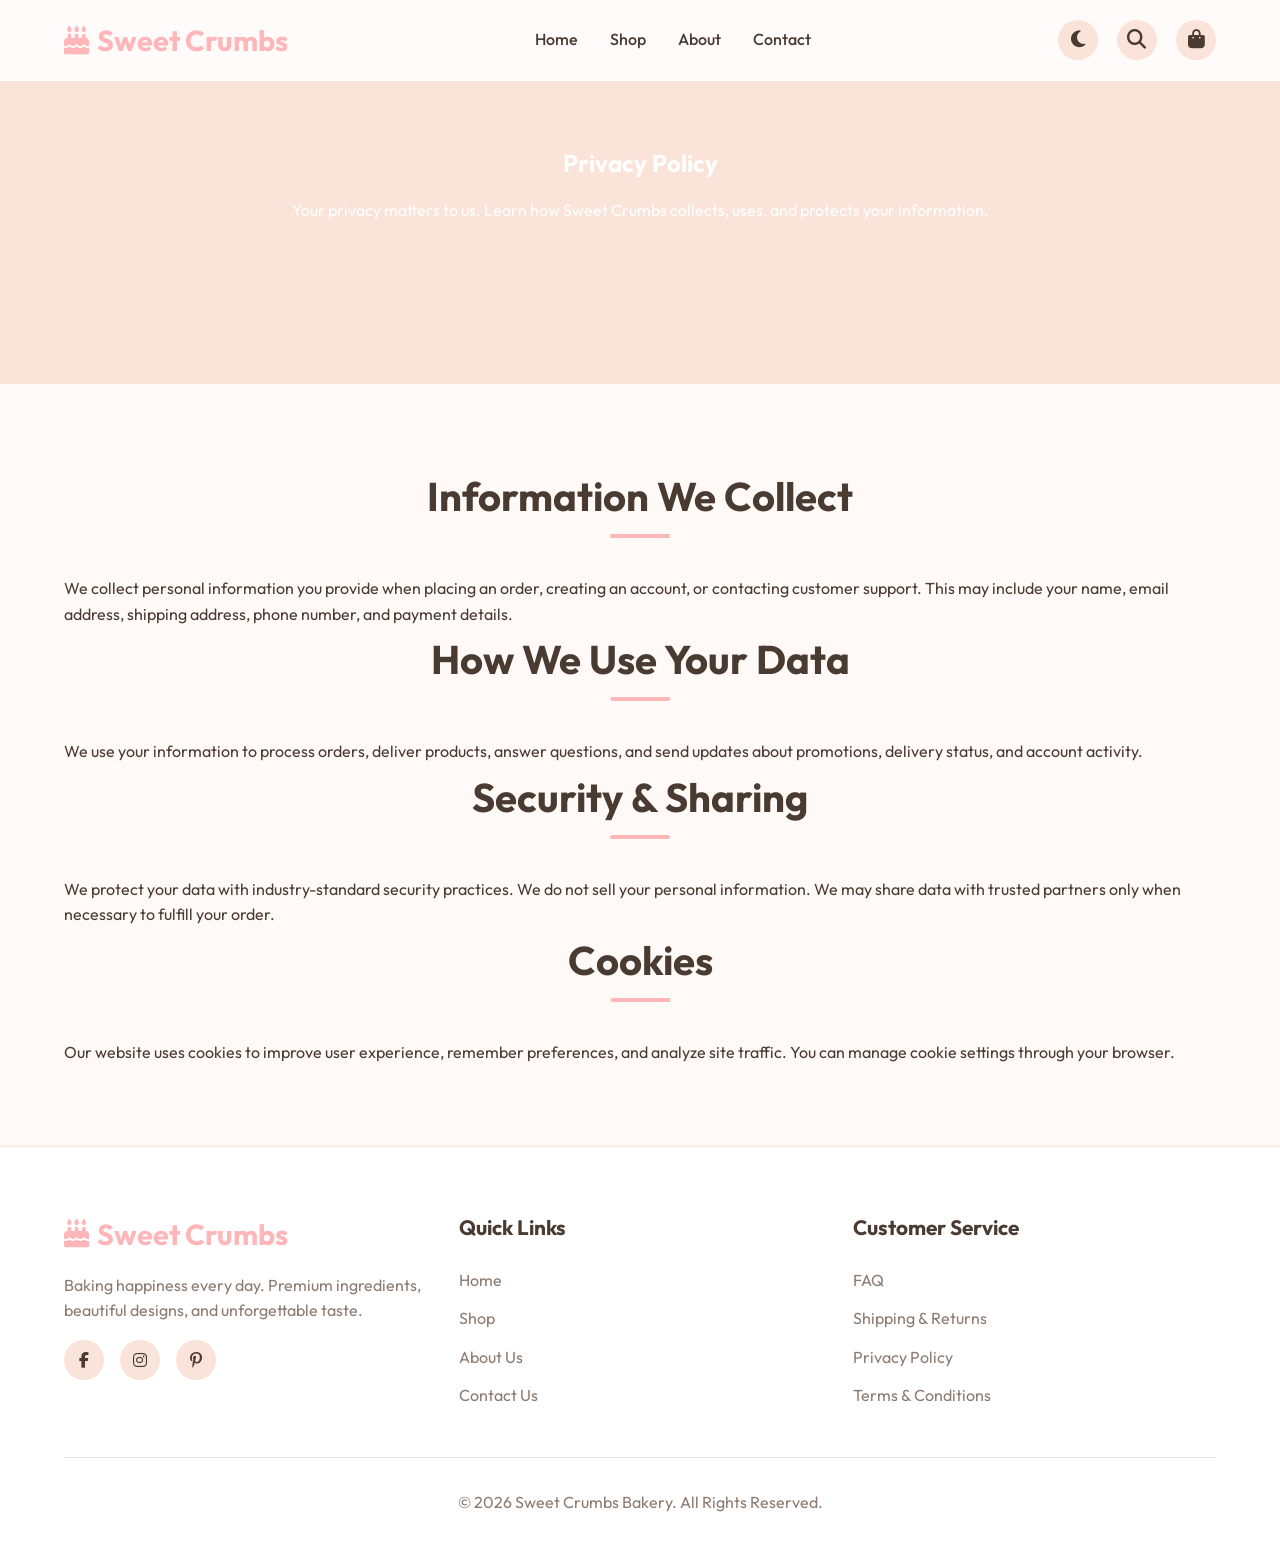
<file: privacy-policy.html>
<!DOCTYPE html>
<html lang="en" data-theme="light">

<head>
  <meta charset="UTF-8">
  <meta name="viewport" content="width=device-width, initial-scale=1.0">
  <title>Privacy Policy - Sweet Crumbs</title>
  <link rel="stylesheet" href="https://cdnjs.cloudflare.com/ajax/libs/font-awesome/6.4.0/css/all.min.css">
  <link rel="stylesheet" href="css/style.css">
</head>

<body>
  <header>
    <div class="container nav-container">
      <a href="index.html" class="logo"><i class="fas fa-birthday-cake"></i> Sweet Crumbs</a>
      <nav class="nav-links">
        <a href="index.html">Home</a>
        <a href="shop.html">Shop</a>
        <a href="about.html">About</a>
        <a href="contact.html">Contact</a>
      </nav>
      <div class="nav-actions">
        <button class="icon-btn" id="theme-toggle" aria-label="Toggle Dark Mode"><i class="fas fa-moon"></i></button>
        <a href="shop.html" class="icon-btn" aria-label="Search"><i class="fas fa-search"></i></a>
        <a href="#" class="icon-btn cart-toggle" aria-label="Cart"><i class="fas fa-shopping-bag"></i><span class="badge cart-count" style="display: none;">0</span></a>
        <button class="hamburger" aria-label="Menu"><span></span><span></span><span></span></button>
      </div>
    </div>
  </header>

  <section class="py-5" style="background: var(--secondary-color);">
    <div class="container" style="text-align: center; color: #fff; padding: 4rem 1rem; border-radius: var(--radius-lg);">
      <h1>Privacy Policy</h1>
      <p style="max-width: 700px; margin: 1rem auto;">Your privacy matters to us. Learn how Sweet Crumbs collects, uses, and protects your information.</p>
    </div>
  </section>

  <section class="py-5">
    <div class="container">
      <div class="content-card">
        <h2 class="section-title">Information We Collect</h2>
        <p>We collect personal information you provide when placing an order, creating an account, or contacting customer support. This may include your name, email address, shipping address, phone number, and payment details.</p>
      </div>

      <div class="content-card">
        <h2 class="section-title">How We Use Your Data</h2>
        <p>We use your information to process orders, deliver products, answer questions, and send updates about promotions, delivery status, and account activity.</p>
      </div>

      <div class="content-card">
        <h2 class="section-title">Security & Sharing</h2>
        <p>We protect your data with industry-standard security practices. We do not sell your personal information. We may share data with trusted partners only when necessary to fulfill your order.</p>
      </div>

      <div class="content-card">
        <h2 class="section-title">Cookies</h2>
        <p>Our website uses cookies to improve user experience, remember preferences, and analyze site traffic. You can manage cookie settings through your browser.</p>
      </div>
    </div>
  </section>

  <footer>
    <div class="container">
      <div class="footer-grid">
        <div class="footer-col">
          <a href="index.html" class="logo" style="margin-bottom: 1rem;"><i class="fas fa-birthday-cake"></i> Sweet Crumbs</a>
          <p style="color: var(--text-muted);">Baking happiness every day. Premium ingredients, beautiful designs, and unforgettable taste.</p>
          <div class="social-icons">
            <a href="https://www.facebook.com/SweetCrumbsBakery" target="_blank" rel="noopener" aria-label="Sweet Crumbs on Facebook"><i class="fab fa-facebook-f"></i></a>
            <a href="https://www.instagram.com/SweetCrumbsBakery" target="_blank" rel="noopener" aria-label="Sweet Crumbs on Instagram"><i class="fab fa-instagram"></i></a>
            <a href="https://www.pinterest.com/SweetCrumbsBakery" target="_blank" rel="noopener" aria-label="Sweet Crumbs on Pinterest"><i class="fab fa-pinterest-p"></i></a>
          </div>
        </div>
        <div class="footer-col">
          <h3>Quick Links</h3>
          <div class="footer-links">
            <a href="index.html">Home</a>
            <a href="shop.html">Shop</a>
            <a href="about.html">About Us</a>
            <a href="contact.html">Contact Us</a>
          </div>
        </div>
        <div class="footer-col">
          <h3>Customer Service</h3>
          <div class="footer-links">
            <a href="faq.html">FAQ</a>
            <a href="shipping-returns.html">Shipping & Returns</a>
            <a href="privacy-policy.html">Privacy Policy</a>
            <a href="terms-conditions.html">Terms & Conditions</a>
          </div>
        </div>
      </div>
      <div class="footer-bottom">&copy; 2026 Sweet Crumbs Bakery. All Rights Reserved.</div>
    </div>
  </footer>

  <div class="cart-sidebar" id="cartSidebar">
    <div class="cart-header">
      <h3>Your Cart</h3>
      <button class="icon-btn" id="close-cart"><i class="fas fa-times"></i></button>
    </div>
    <div class="cart-items" id="cart-sidebar-items"></div>
    <div class="cart-footer">
      <div class="cart-total"><span>Subtotal:</span><span id="cart-sidebar-total">$0.00</span></div>
      <a href="cart.html" class="btn btn-outline" style="width: 100%; margin-bottom: 10px;">View Cart</a>
      <a href="checkout.html" class="btn btn-primary" style="width: 100%;">Checkout</a>
    </div>
  </div>

  <script src="js/products.js"></script>
  <script src="js/cart.js"></script>
  <script src="js/script.js"></script>
</body>

</html>
</file>
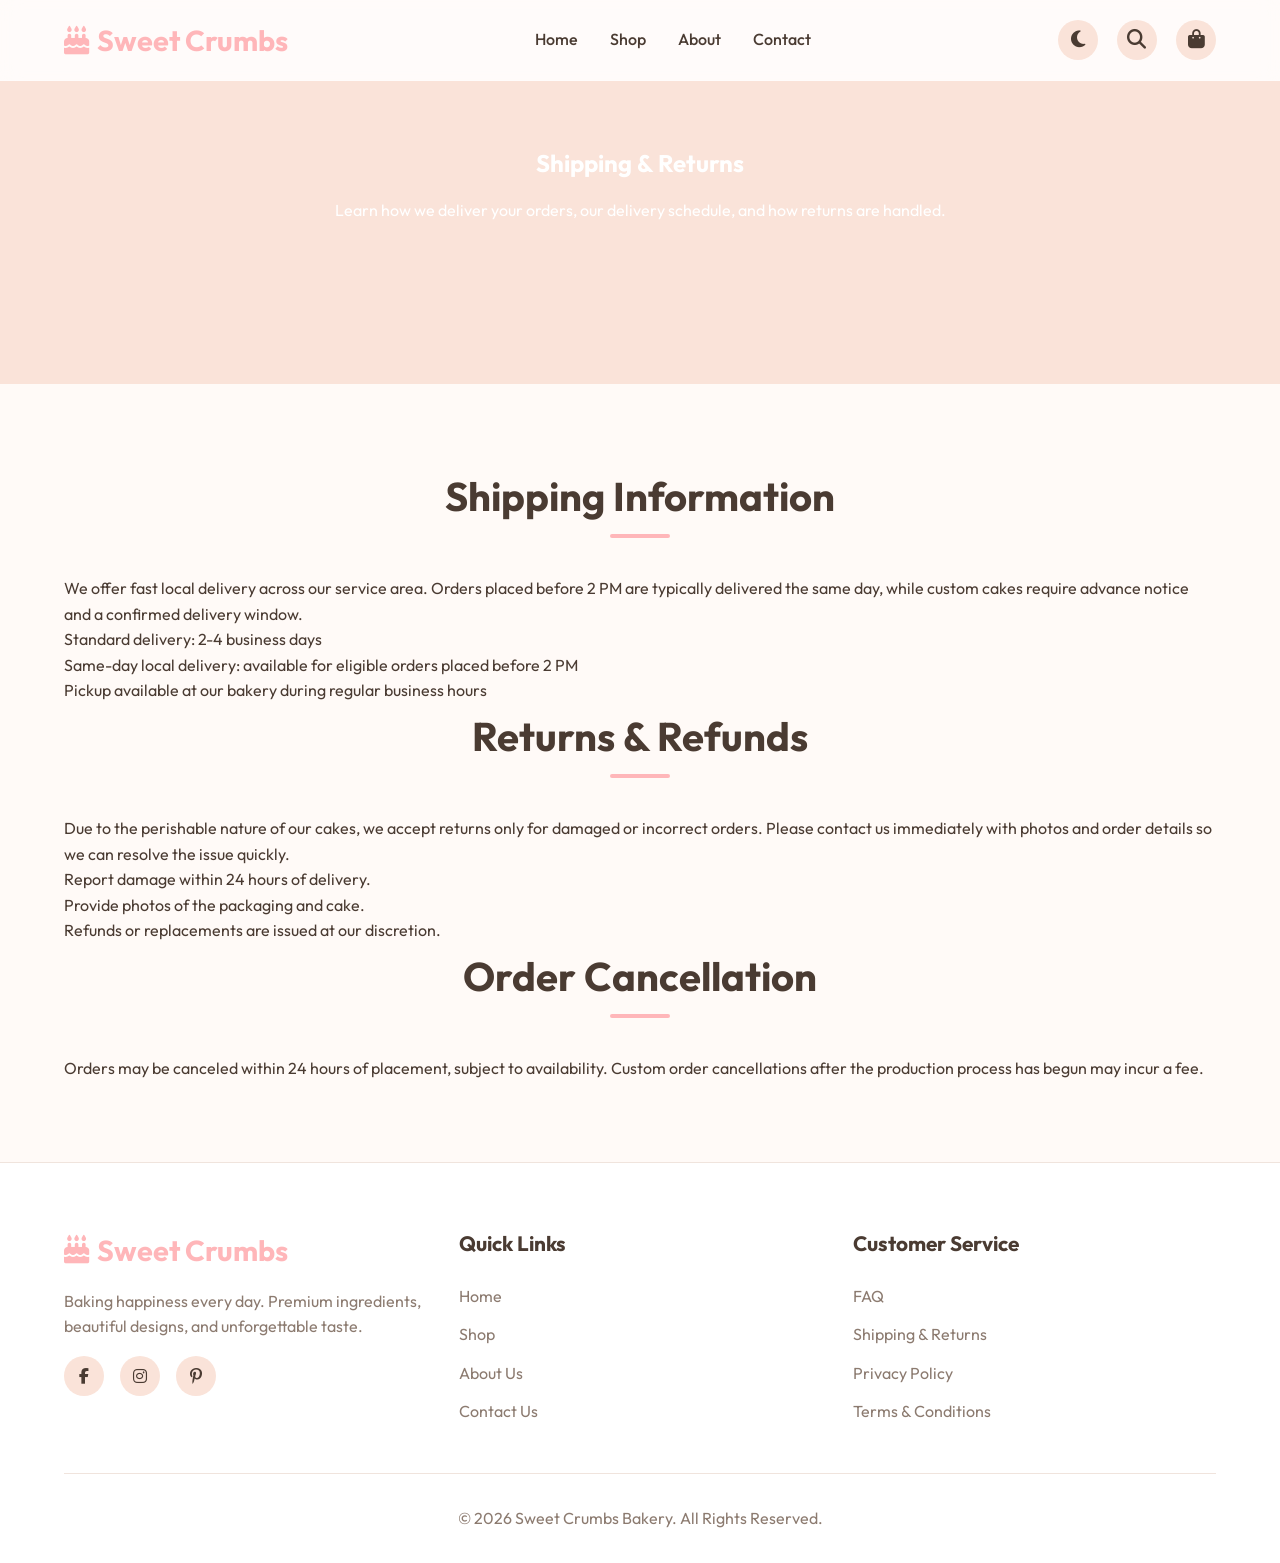
<file: shipping-returns.html>
<!DOCTYPE html>
<html lang="en" data-theme="light">

<head>
  <meta charset="UTF-8">
  <meta name="viewport" content="width=device-width, initial-scale=1.0">
  <title>Shipping & Returns - Sweet Crumbs</title>
  <link rel="stylesheet" href="https://cdnjs.cloudflare.com/ajax/libs/font-awesome/6.4.0/css/all.min.css">
  <link rel="stylesheet" href="css/style.css">
</head>

<body>
  <header>
    <div class="container nav-container">
      <a href="index.html" class="logo"><i class="fas fa-birthday-cake"></i> Sweet Crumbs</a>
      <nav class="nav-links">
        <a href="index.html">Home</a>
        <a href="shop.html">Shop</a>
        <a href="about.html">About</a>
        <a href="contact.html">Contact</a>
      </nav>
      <div class="nav-actions">
        <button class="icon-btn" id="theme-toggle" aria-label="Toggle Dark Mode"><i class="fas fa-moon"></i></button>
        <a href="shop.html" class="icon-btn" aria-label="Search"><i class="fas fa-search"></i></a>
        <a href="#" class="icon-btn cart-toggle" aria-label="Cart"><i class="fas fa-shopping-bag"></i><span class="badge cart-count" style="display: none;">0</span></a>
        <button class="hamburger" aria-label="Menu"><span></span><span></span><span></span></button>
      </div>
    </div>
  </header>

  <section class="py-5" style="background: var(--secondary-color);">
    <div class="container" style="text-align: center; color: #fff; padding: 4rem 1rem; border-radius: var(--radius-lg);">
      <h1>Shipping & Returns</h1>
      <p style="max-width: 700px; margin: 1rem auto;">Learn how we deliver your orders, our delivery schedule, and how returns are handled.</p>
    </div>
  </section>

  <section class="py-5">
    <div class="container">
      <div class="content-card">
        <h2 class="section-title">Shipping Information</h2>
        <p>We offer fast local delivery across our service area. Orders placed before 2 PM are typically delivered the same day, while custom cakes require advance notice and a confirmed delivery window.</p>
        <ul>
          <li>Standard delivery: 2-4 business days</li>
          <li>Same-day local delivery: available for eligible orders placed before 2 PM</li>
          <li>Pickup available at our bakery during regular business hours</li>
        </ul>
      </div>

      <div class="content-card">
        <h2 class="section-title">Returns & Refunds</h2>
        <p>Due to the perishable nature of our cakes, we accept returns only for damaged or incorrect orders. Please contact us immediately with photos and order details so we can resolve the issue quickly.</p>
        <ul>
          <li>Report damage within 24 hours of delivery.</li>
          <li>Provide photos of the packaging and cake.</li>
          <li>Refunds or replacements are issued at our discretion.</li>
        </ul>
      </div>

      <div class="content-card">
        <h2 class="section-title">Order Cancellation</h2>
        <p>Orders may be canceled within 24 hours of placement, subject to availability. Custom order cancellations after the production process has begun may incur a fee.</p>
      </div>
    </div>
  </section>

  <footer>
    <div class="container">
      <div class="footer-grid">
        <div class="footer-col">
          <a href="index.html" class="logo" style="margin-bottom: 1rem;"><i class="fas fa-birthday-cake"></i> Sweet Crumbs</a>
          <p style="color: var(--text-muted);">Baking happiness every day. Premium ingredients, beautiful designs, and unforgettable taste.</p>
          <div class="social-icons">
            <a href="https://www.facebook.com/SweetCrumbsBakery" target="_blank" rel="noopener" aria-label="Sweet Crumbs on Facebook"><i class="fab fa-facebook-f"></i></a>
            <a href="https://www.instagram.com/SweetCrumbsBakery" target="_blank" rel="noopener" aria-label="Sweet Crumbs on Instagram"><i class="fab fa-instagram"></i></a>
            <a href="https://www.pinterest.com/SweetCrumbsBakery" target="_blank" rel="noopener" aria-label="Sweet Crumbs on Pinterest"><i class="fab fa-pinterest-p"></i></a>
          </div>
        </div>
        <div class="footer-col">
          <h3>Quick Links</h3>
          <div class="footer-links">
            <a href="index.html">Home</a>
            <a href="shop.html">Shop</a>
            <a href="about.html">About Us</a>
            <a href="contact.html">Contact Us</a>
          </div>
        </div>
        <div class="footer-col">
          <h3>Customer Service</h3>
          <div class="footer-links">
            <a href="faq.html">FAQ</a>
            <a href="shipping-returns.html">Shipping & Returns</a>
            <a href="privacy-policy.html">Privacy Policy</a>
            <a href="terms-conditions.html">Terms & Conditions</a>
          </div>
        </div>
      </div>
      <div class="footer-bottom">&copy; 2026 Sweet Crumbs Bakery. All Rights Reserved.</div>
    </div>
  </footer>

  <div class="cart-sidebar" id="cartSidebar">
    <div class="cart-header">
      <h3>Your Cart</h3>
      <button class="icon-btn" id="close-cart"><i class="fas fa-times"></i></button>
    </div>
    <div class="cart-items" id="cart-sidebar-items"></div>
    <div class="cart-footer">
      <div class="cart-total"><span>Subtotal:</span><span id="cart-sidebar-total">$0.00</span></div>
      <a href="cart.html" class="btn btn-outline" style="width: 100%; margin-bottom: 10px;">View Cart</a>
      <a href="checkout.html" class="btn btn-primary" style="width: 100%;">Checkout</a>
    </div>
  </div>

  <script src="js/products.js"></script>
  <script src="js/cart.js"></script>
  <script src="js/script.js"></script>
</body>

</html>
</file>
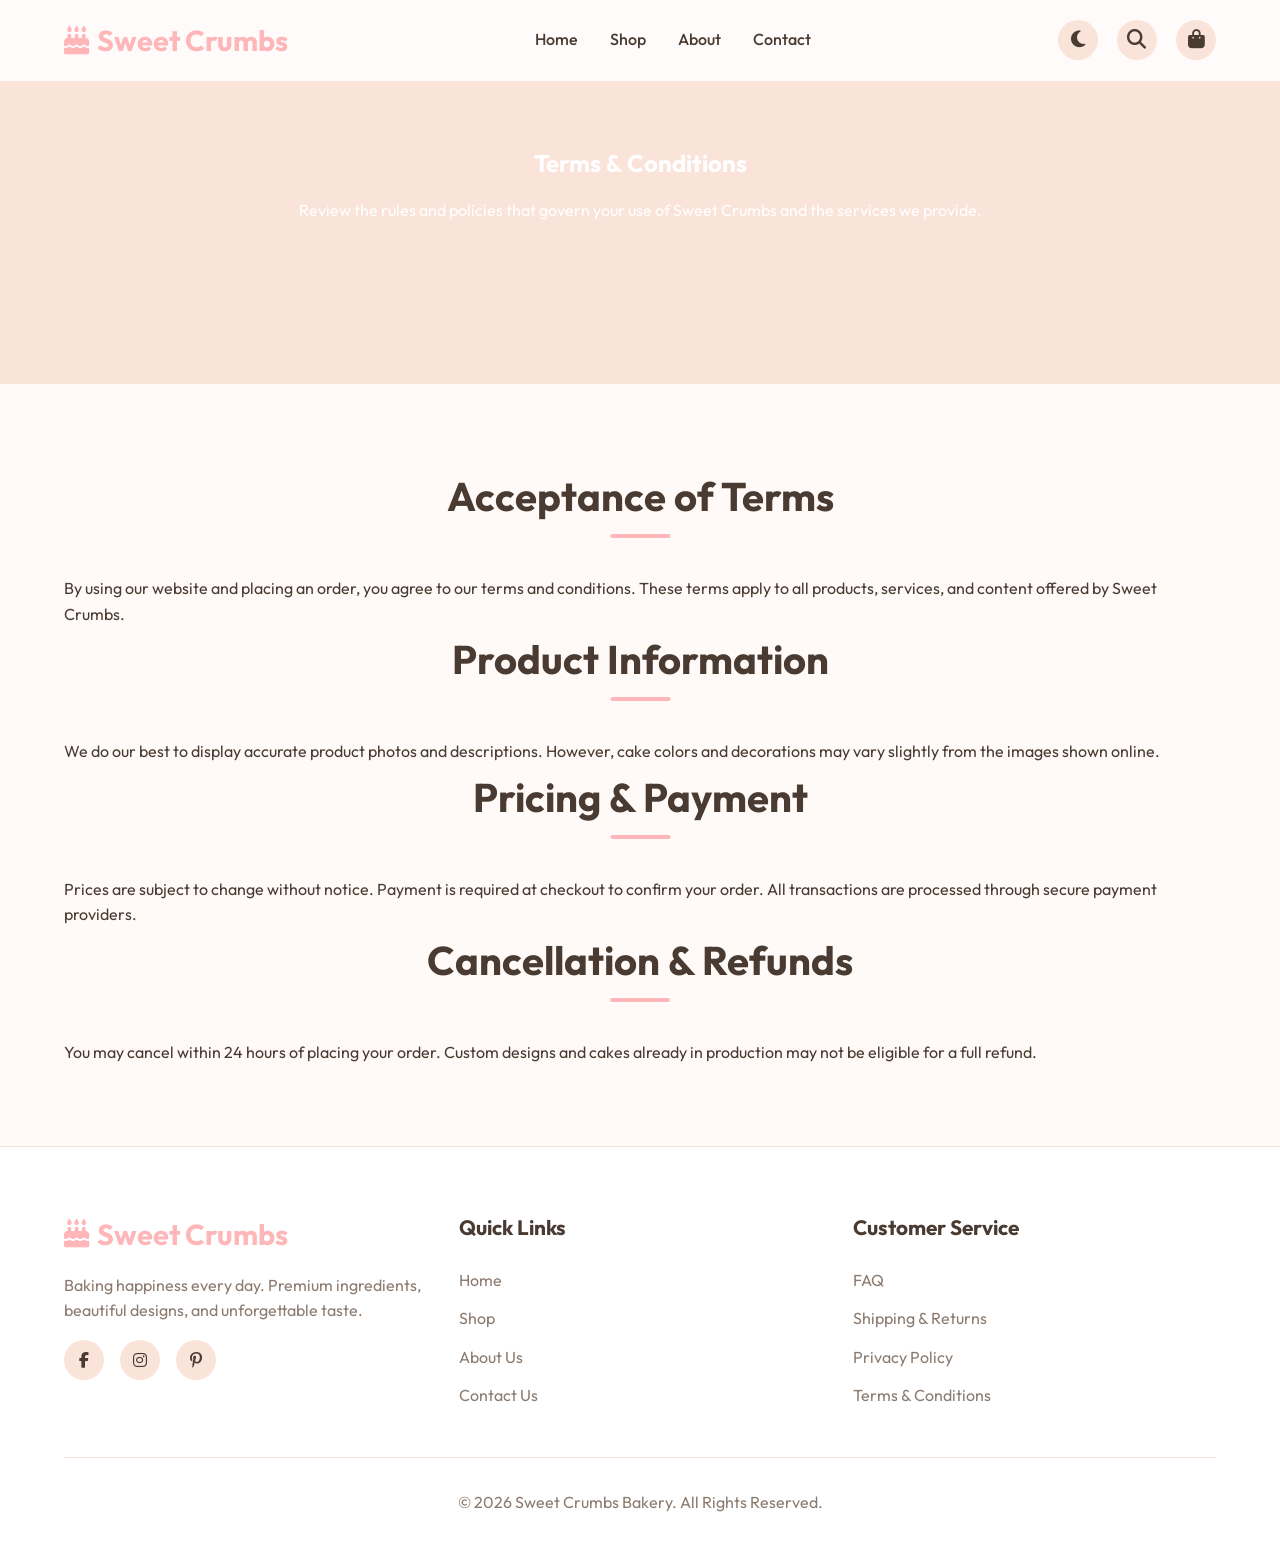
<file: terms-conditions.html>
<!DOCTYPE html>
<html lang="en" data-theme="light">

<head>
  <meta charset="UTF-8">
  <meta name="viewport" content="width=device-width, initial-scale=1.0">
  <title>Terms & Conditions - Sweet Crumbs</title>
  <link rel="stylesheet" href="https://cdnjs.cloudflare.com/ajax/libs/font-awesome/6.4.0/css/all.min.css">
  <link rel="stylesheet" href="css/style.css">
</head>

<body>
  <header>
    <div class="container nav-container">
      <a href="index.html" class="logo"><i class="fas fa-birthday-cake"></i> Sweet Crumbs</a>
      <nav class="nav-links">
        <a href="index.html">Home</a>
        <a href="shop.html">Shop</a>
        <a href="about.html">About</a>
        <a href="contact.html">Contact</a>
      </nav>
      <div class="nav-actions">
        <button class="icon-btn" id="theme-toggle" aria-label="Toggle Dark Mode"><i class="fas fa-moon"></i></button>
        <a href="shop.html" class="icon-btn" aria-label="Search"><i class="fas fa-search"></i></a>
        <a href="#" class="icon-btn cart-toggle" aria-label="Cart"><i class="fas fa-shopping-bag"></i><span class="badge cart-count" style="display: none;">0</span></a>
        <button class="hamburger" aria-label="Menu"><span></span><span></span><span></span></button>
      </div>
    </div>
  </header>

  <section class="py-5" style="background: var(--secondary-color);">
    <div class="container" style="text-align: center; color: #fff; padding: 4rem 1rem; border-radius: var(--radius-lg);">
      <h1>Terms & Conditions</h1>
      <p style="max-width: 700px; margin: 1rem auto;">Review the rules and policies that govern your use of Sweet Crumbs and the services we provide.</p>
    </div>
  </section>

  <section class="py-5">
    <div class="container">
      <div class="content-card">
        <h2 class="section-title">Acceptance of Terms</h2>
        <p>By using our website and placing an order, you agree to our terms and conditions. These terms apply to all products, services, and content offered by Sweet Crumbs.</p>
      </div>

      <div class="content-card">
        <h2 class="section-title">Product Information</h2>
        <p>We do our best to display accurate product photos and descriptions. However, cake colors and decorations may vary slightly from the images shown online.</p>
      </div>

      <div class="content-card">
        <h2 class="section-title">Pricing & Payment</h2>
        <p>Prices are subject to change without notice. Payment is required at checkout to confirm your order. All transactions are processed through secure payment providers.</p>
      </div>

      <div class="content-card">
        <h2 class="section-title">Cancellation & Refunds</h2>
        <p>You may cancel within 24 hours of placing your order. Custom designs and cakes already in production may not be eligible for a full refund.</p>
      </div>
    </div>
  </section>

  <footer>
    <div class="container">
      <div class="footer-grid">
        <div class="footer-col">
          <a href="index.html" class="logo" style="margin-bottom: 1rem;"><i class="fas fa-birthday-cake"></i> Sweet Crumbs</a>
          <p style="color: var(--text-muted);">Baking happiness every day. Premium ingredients, beautiful designs, and unforgettable taste.</p>
          <div class="social-icons">
            <a href="https://www.facebook.com/SweetCrumbsBakery" target="_blank" rel="noopener" aria-label="Sweet Crumbs on Facebook"><i class="fab fa-facebook-f"></i></a>
            <a href="https://www.instagram.com/SweetCrumbsBakery" target="_blank" rel="noopener" aria-label="Sweet Crumbs on Instagram"><i class="fab fa-instagram"></i></a>
            <a href="https://www.pinterest.com/SweetCrumbsBakery" target="_blank" rel="noopener" aria-label="Sweet Crumbs on Pinterest"><i class="fab fa-pinterest-p"></i></a>
          </div>
        </div>
        <div class="footer-col">
          <h3>Quick Links</h3>
          <div class="footer-links">
            <a href="index.html">Home</a>
            <a href="shop.html">Shop</a>
            <a href="about.html">About Us</a>
            <a href="contact.html">Contact Us</a>
          </div>
        </div>
        <div class="footer-col">
          <h3>Customer Service</h3>
          <div class="footer-links">
            <a href="faq.html">FAQ</a>
            <a href="shipping-returns.html">Shipping & Returns</a>
            <a href="privacy-policy.html">Privacy Policy</a>
            <a href="terms-conditions.html">Terms & Conditions</a>
          </div>
        </div>
      </div>
      <div class="footer-bottom">&copy; 2026 Sweet Crumbs Bakery. All Rights Reserved.</div>
    </div>
  </footer>

  <div class="cart-sidebar" id="cartSidebar">
    <div class="cart-header">
      <h3>Your Cart</h3>
      <button class="icon-btn" id="close-cart"><i class="fas fa-times"></i></button>
    </div>
    <div class="cart-items" id="cart-sidebar-items"></div>
    <div class="cart-footer">
      <div class="cart-total"><span>Subtotal:</span><span id="cart-sidebar-total">$0.00</span></div>
      <a href="cart.html" class="btn btn-outline" style="width: 100%; margin-bottom: 10px;">View Cart</a>
      <a href="checkout.html" class="btn btn-primary" style="width: 100%;">Checkout</a>
    </div>
  </div>

  <script src="js/products.js"></script>
  <script src="js/cart.js"></script>
  <script src="js/script.js"></script>
</body>

</html>
</file>
<file: css/style.css>
@import url('https://fonts.googleapis.com/css2?family=Outfit:wght@300;400;500;600;700&display=swap');

:root {
  /* Pastel Light Theme Colors */
  --bg-color: #fffaf7; /* Very light peach/cream */
  --text-color: #4a3b32; /* Chocolate brown */
  --text-muted: #8c7b70;
  --primary-color: #ffb6b9; /* Pastel pink */
  --primary-hover: #ff9a9e;
  --secondary-color: #fae3d9; /* Cream */
  --accent-color: #bbded6; /* Soft mint */
  --card-bg: #ffffff;
  --border-color: #f0e4dd;
  --glass-bg: rgba(255, 255, 255, 0.85);
  --glass-border: rgba(255, 255, 255, 0.3);
  --shadow: 0 10px 30px rgba(74, 59, 50, 0.08);
  --shadow-hover: 0 15px 40px rgba(74, 59, 50, 0.12);
  --transition: all 0.3s cubic-bezier(0.25, 0.8, 0.25, 1);
  --radius-sm: 8px;
  --radius-md: 16px;
  --radius-lg: 24px;
}

[data-theme="dark"] {
  /* Dark Theme Colors */
  --bg-color: #1a1614; /* Deep dark brown/black */
  --text-color: #fdfbf7;
  --text-muted: #b8a99f;
  --primary-color: #d88386; /* Deeper pastel pink */
  --primary-hover: #ff9a9e;
  --secondary-color: #2c2421; /* Dark chocolate */
  --accent-color: #8db5ab;
  --card-bg: #231d1a;
  --border-color: #3d332d;
  --glass-bg: rgba(26, 22, 20, 0.85);
  --glass-border: rgba(255, 255, 255, 0.05);
  --shadow: 0 10px 30px rgba(0, 0, 0, 0.3);
  --shadow-hover: 0 15px 40px rgba(0, 0, 0, 0.5);
}

* {
  margin: 0;
  padding: 0;
  box-sizing: border-box;
}

body {
  font-family: 'Outfit', sans-serif;
  background-color: var(--bg-color);
  color: var(--text-color);
  line-height: 1.6;
  overflow-x: hidden;
  transition: background-color var(--transition), color var(--transition);
}

a {
  text-decoration: none;
  color: inherit;
  transition: var(--transition);
}

ul {
  list-style: none;
}

img {
  max-width: 100%;
  height: auto;
  display: block;
}

.container {
  width: 90%;
  max-width: 1200px;
  margin: 0 auto;
}

/* Utilities */
.text-center { text-align: center; }
.mt-1 { margin-top: 1rem; }
.mt-2 { margin-top: 2rem; }
.mt-3 { margin-top: 3rem; }
.mb-1 { margin-bottom: 1rem; }
.mb-2 { margin-bottom: 2rem; }
.mb-3 { margin-bottom: 3rem; }
.py-3 { padding: 3rem 0; }
.py-5 { padding: 5rem 0; }

.section-title {
  font-size: 2.5rem;
  font-weight: 700;
  text-align: center;
  margin-bottom: 3rem;
  position: relative;
  display: inline-block;
  left: 50%;
  transform: translateX(-50%);
}

.section-title::after {
  content: '';
  position: absolute;
  bottom: -10px;
  left: 50%;
  transform: translateX(-50%);
  width: 60px;
  height: 4px;
  background-color: var(--primary-color);
  border-radius: 2px;
}

/* Buttons */
.btn {
  display: inline-flex;
  align-items: center;
  justify-content: center;
  padding: 0.8rem 1.8rem;
  border-radius: 50px;
  font-weight: 600;
  cursor: pointer;
  border: none;
  transition: var(--transition);
  gap: 0.5rem;
}

.btn-primary {
  background-color: var(--primary-color);
  color: #fff;
  box-shadow: 0 4px 15px rgba(255, 182, 185, 0.4);
}

.btn-primary:hover {
  background-color: var(--primary-hover);
  transform: translateY(-2px);
  box-shadow: 0 6px 20px rgba(255, 182, 185, 0.6);
}

.btn-outline {
  background-color: transparent;
  color: var(--text-color);
  border: 2px solid var(--primary-color);
}

.btn-outline:hover {
  background-color: var(--primary-color);
  color: #fff;
}

/* Header & Navbar */
header {
  position: fixed;
  top: 0;
  left: 0;
  width: 100%;
  z-index: 1000;
  background: var(--glass-bg);
  backdrop-filter: blur(10px);
  -webkit-backdrop-filter: blur(10px);
  border-bottom: 1px solid var(--glass-border);
  transition: var(--transition);
}

header.scrolled {
  box-shadow: 0 4px 20px rgba(0, 0, 0, 0.05);
}

.nav-container {
  display: flex;
  justify-content: space-between;
  align-items: center;
  height: 80px;
}

.logo {
  font-size: 1.8rem;
  font-weight: 700;
  color: var(--primary-color);
  display: flex;
  align-items: center;
  gap: 0.5rem;
}

.nav-links {
  display: flex;
  gap: 2rem;
  align-items: center;
}

.nav-links a {
  font-weight: 500;
  position: relative;
}

.nav-links a::after {
  content: '';
  position: absolute;
  bottom: -4px;
  left: 0;
  width: 0;
  height: 2px;
  background-color: var(--primary-color);
  transition: var(--transition);
}

.nav-links a:hover::after,
.nav-links a.active::after {
  width: 100%;
}

.nav-actions {
  display: flex;
  gap: 1.2rem;
  align-items: center;
}

.icon-btn {
  background: transparent;
  border: none;
  font-size: 1.2rem;
  color: var(--text-color);
  cursor: pointer;
  position: relative;
  transition: var(--transition);
  display: flex;
  align-items: center;
  justify-content: center;
  width: 40px;
  height: 40px;
  border-radius: 50%;
  background: var(--secondary-color);
}

.icon-btn:hover {
  background: var(--primary-color);
  color: #fff;
  transform: translateY(-2px);
}

.badge {
  position: absolute;
  top: -5px;
  right: -5px;
  background-color: var(--primary-color);
  color: #fff;
  font-size: 0.75rem;
  font-weight: 700;
  width: 20px;
  height: 20px;
  border-radius: 50%;
  display: flex;
  align-items: center;
  justify-content: center;
  border: 2px solid var(--glass-bg);
}

.hamburger {
  display: none;
  flex-direction: column;
  gap: 5px;
  cursor: pointer;
  background: transparent;
  border: none;
}

.hamburger span {
  width: 25px;
  height: 3px;
  background-color: var(--text-color);
  transition: var(--transition);
}

/* Mobile Menu */
@media (max-width: 768px) {
  .nav-links {
    position: absolute;
    top: 80px;
    left: -100%;
    flex-direction: column;
    width: 100%;
    background: var(--card-bg);
    padding: 2rem 0;
    box-shadow: var(--shadow);
    transition: var(--transition);
    border-top: 1px solid var(--border-color);
  }
  .nav-links.active {
    left: 0;
  }
  .hamburger {
    display: flex;
  }
  .hamburger.active span:nth-child(1) {
    transform: translateY(8px) rotate(45deg);
  }
  .hamburger.active span:nth-child(2) {
    opacity: 0;
  }
  .hamburger.active span:nth-child(3) {
    transform: translateY(-8px) rotate(-45deg);
  }
}

/* Hero Section */
.hero {
  min-height: 100vh;
  padding-top: 80px;
  display: flex;
  align-items: center;
  position: relative;
  overflow: hidden;
}

.hero-bg {
  position: absolute;
  top: 0;
  left: 0;
  width: 100%;
  height: 100%;
  z-index: -1;
}

.hero-bg img {
  width: 100%;
  height: 100%;
  object-fit: cover;
  opacity: 0.4;
}

[data-theme="dark"] .hero-bg img {
  opacity: 0.2;
}

.hero-content {
  max-width: 600px;
  animation: fadeUp 1s ease-out;
}

.hero h1 {
  font-size: 4rem;
  line-height: 1.1;
  margin-bottom: 1.5rem;
}

.hero h1 span {
  color: var(--primary-color);
}

.hero p {
  font-size: 1.2rem;
  margin-bottom: 2rem;
  color: var(--text-muted);
}

@keyframes fadeUp {
  from { opacity: 0; transform: translateY(30px); }
  to { opacity: 1; transform: translateY(0); }
}

/* Product Cards */
.products-grid {
  display: grid;
  grid-template-columns: repeat(auto-fill, minmax(280px, 1fr));
  gap: 2rem;
}

.product-card {
  background: var(--card-bg);
  border-radius: var(--radius-md);
  padding: 1rem;
  box-shadow: var(--shadow);
  transition: var(--transition);
  position: relative;
  border: 1px solid var(--border-color);
  display: flex;
  flex-direction: column;
}

.product-card:hover {
  transform: translateY(-10px);
  box-shadow: var(--shadow-hover);
}

.product-img-wrapper {
  position: relative;
  border-radius: var(--radius-sm);
  overflow: hidden;
  margin-bottom: 1rem;
  aspect-ratio: 1;
}

.product-img-wrapper img {
  width: 100%;
  height: 100%;
  object-fit: cover;
  transition: transform 0.5s ease;
}

.product-card:hover .product-img-wrapper img {
  transform: scale(1.1);
}

.product-badges {
  position: absolute;
  top: 10px;
  left: 10px;
  display: flex;
  gap: 5px;
  z-index: 2;
}

.badge-tag {
  background: var(--primary-color);
  color: #fff;
  padding: 4px 10px;
  border-radius: 20px;
  font-size: 0.75rem;
  font-weight: 600;
}

.product-actions-overlay {
  position: absolute;
  bottom: -50px;
  left: 0;
  width: 100%;
  display: flex;
  justify-content: center;
  gap: 10px;
  padding: 10px;
  background: linear-gradient(transparent, rgba(0,0,0,0.5));
  transition: var(--transition);
  opacity: 0;
  z-index: 2;
}

.product-card:hover .product-actions-overlay {
  bottom: 0;
  opacity: 1;
}

.action-btn {
  background: var(--glass-bg);
  border: none;
  width: 40px;
  height: 40px;
  border-radius: 50%;
  color: var(--text-color);
  display: flex;
  align-items: center;
  justify-content: center;
  cursor: pointer;
  transition: var(--transition);
}

.action-btn:hover {
  background: var(--primary-color);
  color: #fff;
  transform: translateY(-3px);
}

.product-info {
  flex-grow: 1;
  display: flex;
  flex-direction: column;
}

.stars {
  color: #ffc107;
  font-size: 0.9rem;
  margin-bottom: 0.5rem;
}

.product-title {
  font-size: 1.2rem;
  font-weight: 600;
  margin-bottom: 0.5rem;
}

.product-price {
  font-size: 1.3rem;
  font-weight: 700;
  color: var(--primary-color);
  margin-top: auto;
  margin-bottom: 1rem;
}

.add-to-cart-btn {
  width: 100%;
}

/* Modal / Quick View */
.modal {
  position: fixed;
  top: 0;
  left: 0;
  width: 100%;
  height: 100%;
  background: rgba(0, 0, 0, 0.6);
  backdrop-filter: blur(5px);
  z-index: 2000;
  display: flex;
  align-items: center;
  justify-content: center;
  opacity: 0;
  pointer-events: none;
  transition: var(--transition);
}

.modal.active {
  opacity: 1;
  pointer-events: all;
}

.modal-content {
  background: var(--card-bg);
  width: 90%;
  max-width: 900px;
  border-radius: var(--radius-lg);
  display: grid;
  grid-template-columns: 1fr 1fr;
  overflow: hidden;
  position: relative;
  transform: scale(0.9);
  transition: transform 0.4s cubic-bezier(0.25, 0.8, 0.25, 1);
  box-shadow: 0 25px 50px rgba(0,0,0,0.2);
}

.modal.active .modal-content {
  transform: scale(1);
}

.close-modal {
  position: absolute;
  top: 15px;
  right: 15px;
  background: var(--secondary-color);
  border: none;
  width: 35px;
  height: 35px;
  border-radius: 50%;
  cursor: pointer;
  font-size: 1.2rem;
  display: flex;
  align-items: center;
  justify-content: center;
  color: var(--text-color);
  z-index: 10;
  transition: var(--transition);
}

.close-modal:hover {
  background: var(--primary-color);
  color: #fff;
  transform: rotate(90deg);
}

.modal-img {
  width: 100%;
  height: 100%;
  object-fit: cover;
}

.modal-info {
  padding: 3rem 2rem;
  display: flex;
  flex-direction: column;
  justify-content: center;
}

.modal-price {
  font-size: 1.8rem;
  color: var(--primary-color);
  font-weight: 700;
  margin: 1rem 0;
}

.modal-desc {
  color: var(--text-muted);
  margin-bottom: 1.5rem;
}

.qty-selector {
  display: flex;
  align-items: center;
  gap: 1rem;
  margin-bottom: 2rem;
}

.qty-btn {
  background: var(--secondary-color);
  border: none;
  width: 35px;
  height: 35px;
  border-radius: 5px;
  cursor: pointer;
  font-size: 1.2rem;
  color: var(--text-color);
  transition: var(--transition);
}

.qty-btn:hover {
  background: var(--primary-color);
  color: #fff;
}

.qty-input {
  width: 50px;
  text-align: center;
  border: 1px solid var(--border-color);
  background: var(--bg-color);
  color: var(--text-color);
  padding: 5px;
  border-radius: 5px;
  font-size: 1.1rem;
}

@media (max-width: 768px) {
  .modal-content {
    grid-template-columns: 1fr;
    max-height: 90vh;
    overflow-y: auto;
  }
  .modal-img {
    height: 300px;
  }
}

/* Toast Notification */
#toast-container {
  position: fixed;
  bottom: 20px;
  right: 20px;
  z-index: 9999;
  display: flex;
  flex-direction: column;
  gap: 10px;
}

.toast {
  background: var(--card-bg);
  color: var(--text-color);
  padding: 1rem 1.5rem;
  border-radius: var(--radius-sm);
  box-shadow: 0 10px 25px rgba(0,0,0,0.1);
  border-left: 4px solid var(--primary-color);
  display: flex;
  align-items: center;
  gap: 10px;
  transform: translateX(120%);
  animation: slideIn 0.3s forwards;
}

.toast.hiding {
  animation: slideOut 0.3s forwards;
}

@keyframes slideIn {
  to { transform: translateX(0); }
}

@keyframes slideOut {
  to { transform: translateX(120%); opacity: 0; }
}

/* Slide-out Cart */
.cart-sidebar {
  position: fixed;
  top: 0;
  right: -100%;
  width: 400px;
  height: 100vh;
  background: var(--card-bg);
  z-index: 2000;
  box-shadow: -10px 0 30px rgba(0,0,0,0.1);
  transition: right 0.4s cubic-bezier(0.25, 0.8, 0.25, 1);
  display: flex;
  flex-direction: column;
}

@media (max-width: 480px) {
  .cart-sidebar { width: 100%; }
}

.cart-sidebar.active {
  right: 0;
}

.cart-header {
  padding: 1.5rem;
  border-bottom: 1px solid var(--border-color);
  display: flex;
  justify-content: space-between;
  align-items: center;
}

.cart-items {
  flex-grow: 1;
  overflow-y: auto;
  padding: 1.5rem;
  display: flex;
  flex-direction: column;
  gap: 1rem;
}

.cart-item {
  display: flex;
  gap: 1rem;
  border-bottom: 1px solid var(--border-color);
  padding-bottom: 1rem;
}

.cart-item-img {
  width: 80px;
  height: 80px;
  border-radius: var(--radius-sm);
  object-fit: cover;
}

.cart-item-info {
  flex-grow: 1;
}

.cart-item-title {
  font-weight: 600;
  font-size: 1rem;
}

.cart-item-price {
  color: var(--primary-color);
  font-weight: 700;
}

.cart-item-remove {
  background: none;
  border: none;
  color: #ff4d4d;
  cursor: pointer;
  font-size: 0.9rem;
  margin-top: 5px;
}

.cart-footer {
  padding: 1.5rem;
  border-top: 1px solid var(--border-color);
  background: var(--bg-color);
}

.cart-total {
  display: flex;
  justify-content: space-between;
  font-size: 1.2rem;
  font-weight: 700;
  margin-bottom: 1rem;
}

/* Footer */
footer {
  background: var(--card-bg);
  padding: 4rem 0 2rem;
  border-top: 1px solid var(--border-color);
}

.footer-grid {
  display: grid;
  grid-template-columns: repeat(auto-fit, minmax(250px, 1fr));
  gap: 2rem;
  margin-bottom: 3rem;
}

.footer-col h3 {
  margin-bottom: 1.5rem;
  font-size: 1.3rem;
}

.footer-links {
  display: flex;
  flex-direction: column;
  gap: 0.8rem;
}

.footer-links a {
  color: var(--text-muted);
}

.footer-links a:hover {
  color: var(--primary-color);
}

.social-icons {
  display: flex;
  gap: 1rem;
  margin-top: 1rem;
}

.social-icons a {
  width: 40px;
  height: 40px;
  border-radius: 50%;
  background: var(--secondary-color);
  display: flex;
  align-items: center;
  justify-content: center;
  transition: var(--transition);
}

.social-icons a:hover {
  background: var(--primary-color);
  color: #fff;
  transform: translateY(-3px);
}

.footer-bottom {
  text-align: center;
  padding-top: 2rem;
  border-top: 1px solid var(--border-color);
  color: var(--text-muted);
}

/* Shop Filters */
.shop-controls {
  display: flex;
  flex-wrap: wrap;
  justify-content: space-between;
  align-items: center;
  gap: 1rem;
  margin-bottom: 2rem;
  background: var(--card-bg);
  padding: 1.5rem;
  border-radius: var(--radius-md);
  box-shadow: var(--shadow);
}

.search-bar {
  display: flex;
  align-items: center;
  background: var(--bg-color);
  border: 1px solid var(--border-color);
  border-radius: 50px;
  padding: 0.5rem 1rem;
  flex-grow: 1;
  max-width: 400px;
}

.search-bar input {
  border: none;
  background: transparent;
  outline: none;
  width: 100%;
  padding: 0.5rem;
  color: var(--text-color);
  font-family: inherit;
}

.filters {
  display: flex;
  gap: 1rem;
  overflow-x: auto;
  padding-bottom: 5px;
}

.filter-btn {
  background: transparent;
  border: 1px solid var(--border-color);
  padding: 0.5rem 1rem;
  border-radius: 50px;
  cursor: pointer;
  white-space: nowrap;
  color: var(--text-color);
  transition: var(--transition);
}

.filter-btn.active, .filter-btn:hover {
  background: var(--primary-color);
  color: #fff;
  border-color: var(--primary-color);
}

.sort-select {
  padding: 0.5rem 1rem;
  border-radius: 50px;
  border: 1px solid var(--border-color);
  background: var(--bg-color);
  color: var(--text-color);
  font-family: inherit;
  outline: none;
}

/* Form Styles */
.form-group {
  margin-bottom: 1.5rem;
}

.form-group label {
  display: block;
  margin-bottom: 0.5rem;
  font-weight: 500;
}

.form-control {
  width: 100%;
  padding: 1rem;
  border: 1px solid var(--border-color);
  border-radius: var(--radius-sm);
  background: var(--bg-color);
  color: var(--text-color);
  font-family: inherit;
  transition: var(--transition);
}

.form-control:focus {
  outline: none;
  border-color: var(--primary-color);
  box-shadow: 0 0 0 3px rgba(255, 182, 185, 0.2);
}

/* Animations */
.fade-in {
  opacity: 0;
  transform: translateY(20px);
  transition: opacity 0.6s ease, transform 0.6s ease;
}

.fade-in.visible {
  opacity: 1;
  transform: translateY(0);
}

/* Floating WhatsApp */
.whatsapp-float {
  position: fixed;
  bottom: 20px;
  left: 20px;
  background-color: #25d366;
  color: #fff;
  width: 60px;
  height: 60px;
  border-radius: 50%;
  display: flex;
  align-items: center;
  justify-content: center;
  font-size: 2rem;
  box-shadow: var(--shadow);
  z-index: 100;
  transition: var(--transition);
}

.whatsapp-float:hover {
  transform: scale(1.1);
}

/* Scroll to Top */
.scroll-top {
  position: fixed;
  bottom: 90px;
  right: 20px;
  background: var(--primary-color);
  color: #fff;
  width: 45px;
  height: 45px;
  border-radius: 50%;
  display: flex;
  align-items: center;
  justify-content: center;
  cursor: pointer;
  opacity: 0;
  pointer-events: none;
  transition: var(--transition);
  z-index: 100;
  box-shadow: var(--shadow);
}

.scroll-top.visible {
  opacity: 1;
  pointer-events: all;
}

.scroll-top:hover {
  background: var(--primary-hover);
  transform: translateY(-5px);
}

/* Responsive Layouts */
@media (max-width: 1200px) {
  .container {
    max-width: 1080px;
  }

  .hero h1 {
    font-size: 3.5rem;
  }
}

@media (max-width: 992px) {
  .container {
    width: 92%;
  }

  .hero {
    min-height: auto;
    padding: 120px 0 80px;
  }

  .hero h1 {
    font-size: 3rem;
  }

  .hero p {
    font-size: 1.05rem;
  }

  .section-title {
    font-size: 2.2rem;
  }

  .products-grid {
    grid-template-columns: repeat(auto-fit, minmax(240px, 1fr));
  }

  .modal-content {
    width: 92%;
  }

  .cart-sidebar {
    width: 360px;
  }
}

@media (max-width: 768px) {
  .nav-container {
    height: 72px;
    gap: 0.75rem;
  }

  .logo {
    font-size: 1.5rem;
  }

  .nav-actions {
    gap: 0.6rem;
  }

  .icon-btn {
    width: 36px;
    height: 36px;
    font-size: 1rem;
  }

  .hero {
    padding: 110px 0 70px;
  }

  .hero-content {
    max-width: 100%;
  }

  .hero h1 {
    font-size: 2.5rem;
  }

  .hero p {
    font-size: 1rem;
  }

  .section-title {
    font-size: 2rem;
  }

  .products-grid {
    grid-template-columns: repeat(auto-fit, minmax(220px, 1fr));
    gap: 1.5rem;
  }

  .product-card {
    padding: 0.9rem;
  }

  .footer-grid {
    gap: 1.5rem;
  }

  .shop-controls {
    flex-direction: column;
    align-items: stretch;
  }

  .search-bar {
    max-width: 100%;
  }

  .filters {
    width: 100%;
  }

  .sort-select {
    width: 100%;
  }

  .whatsapp-float {
    width: 52px;
    height: 52px;
    font-size: 1.6rem;
  }

  .scroll-top {
    width: 40px;
    height: 40px;
  }
}

@media (max-width: 576px) {
  .container {
    width: 92%;
  }

  .hero {
    padding: 100px 0 60px;
  }

  .hero h1 {
    font-size: 2.1rem;
    line-height: 1.2;
  }

  .section-title {
    font-size: 1.8rem;
    margin-bottom: 2.2rem;
  }

  .btn {
    padding: 0.7rem 1.4rem;
  }

  .products-grid {
    grid-template-columns: 1fr;
  }

  .product-actions-overlay {
    bottom: 0;
    opacity: 1;
  }

  .product-card:hover .product-img-wrapper img {
    transform: none;
  }

  .shop-controls {
    padding: 1rem;
  }

  .footer-grid {
    grid-template-columns: 1fr;
  }

  .cart-sidebar {
    width: 100%;
  }
}
</file>
